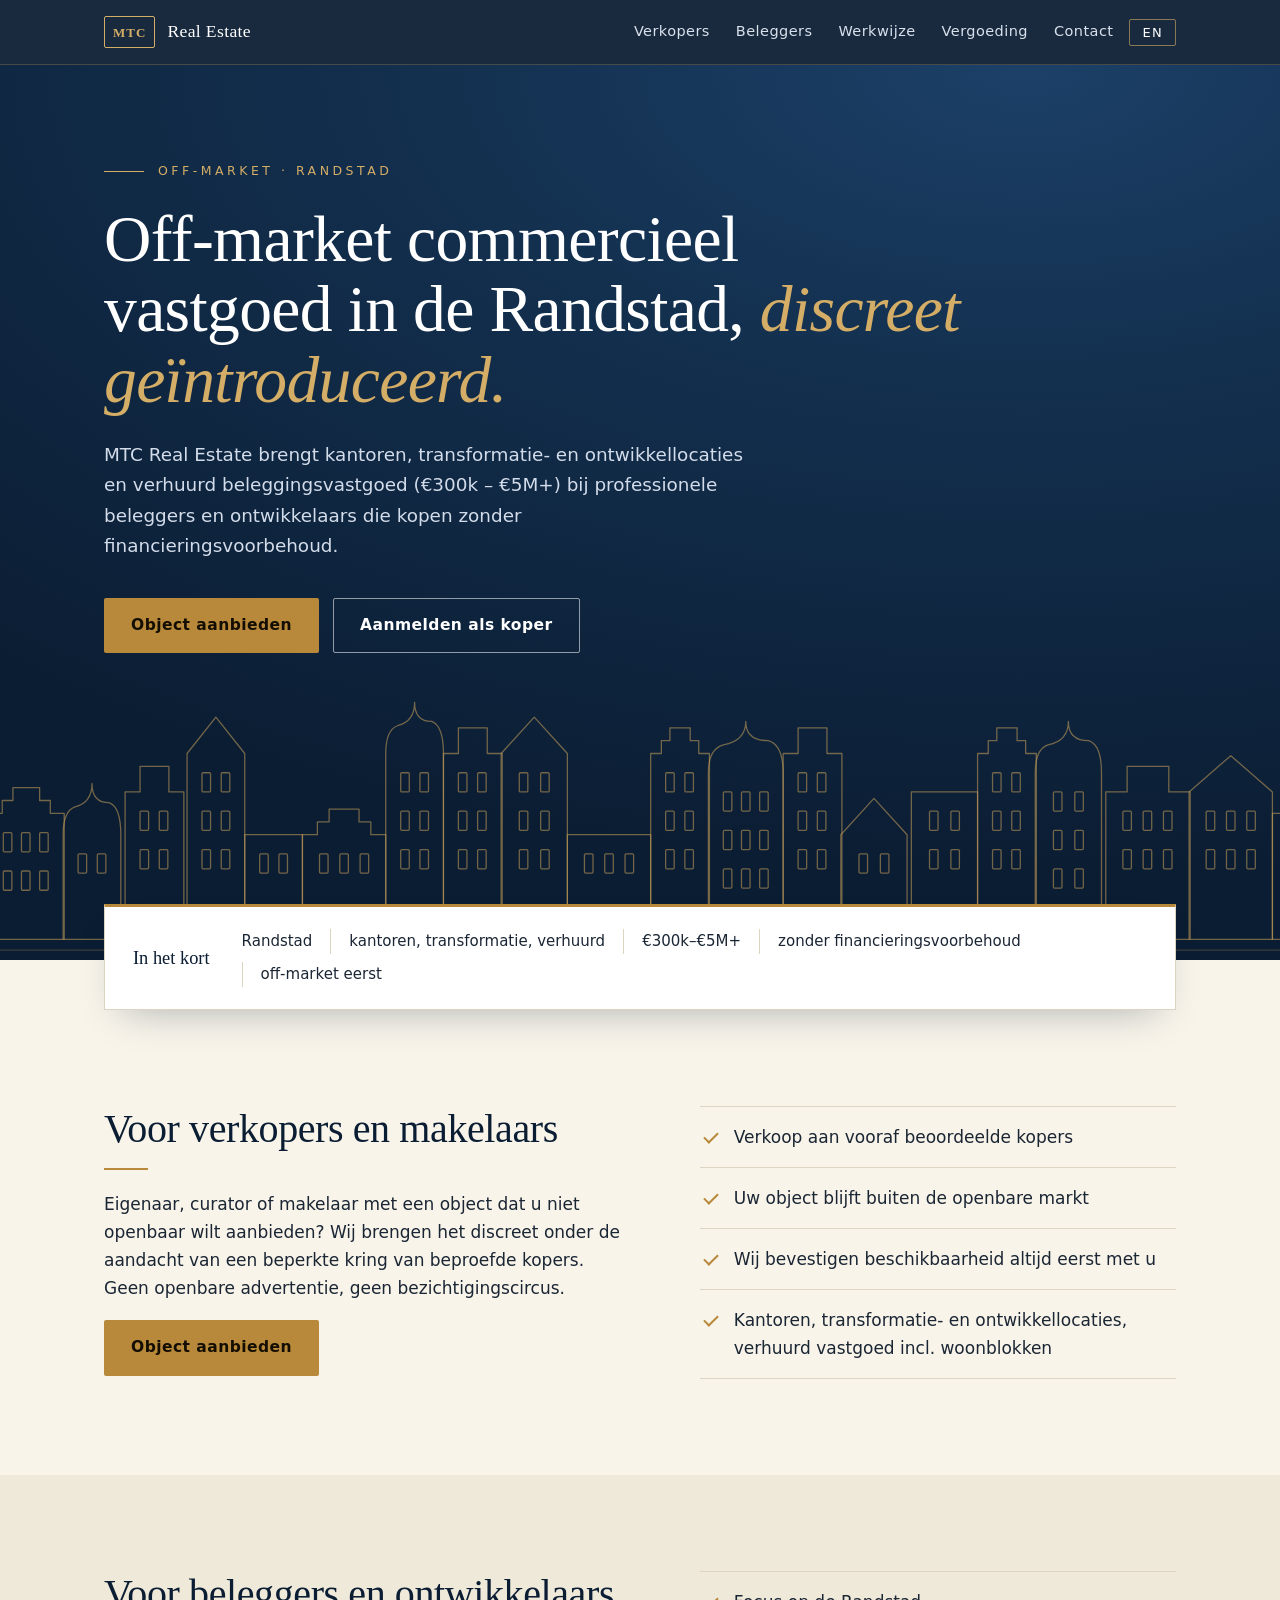
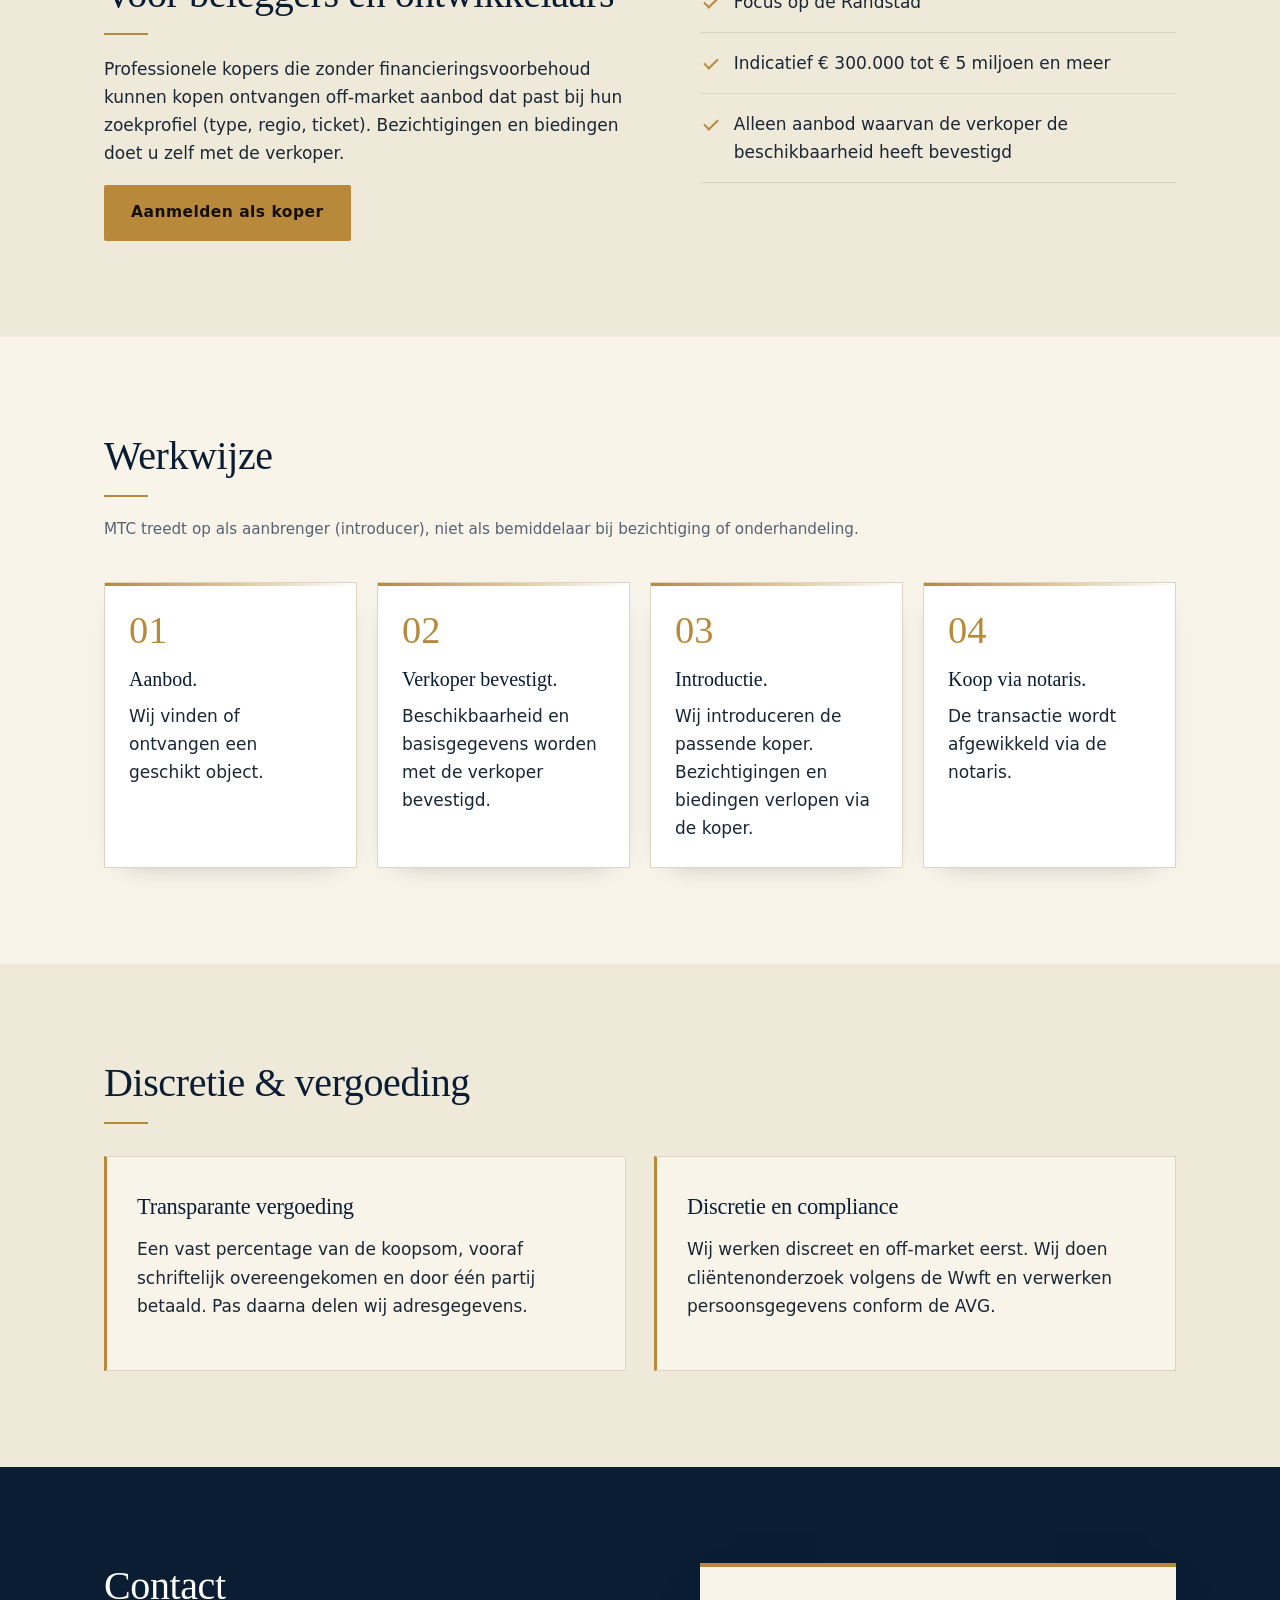
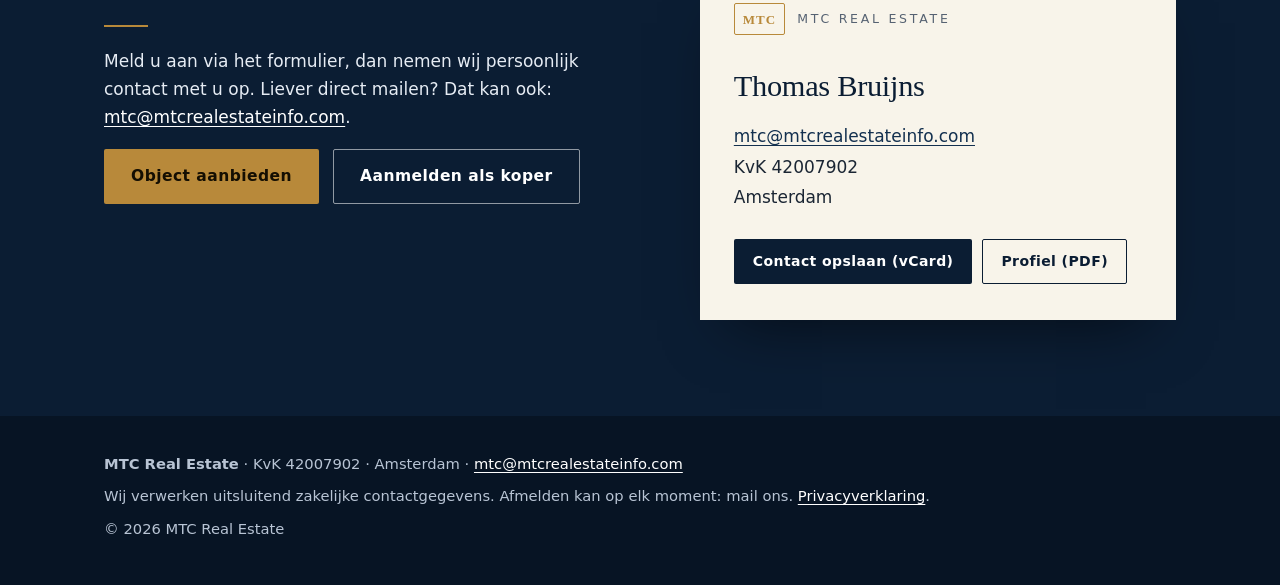
<file: index.html>
<!doctype html>
<html lang="nl" data-lang="nl">
<head>
<meta charset="utf-8">
<meta name="viewport" content="width=device-width,initial-scale=1">
<title>MTC Real Estate | Off-market commercieel vastgoed in de Randstad</title>
<meta name="description" content="MTC Real Estate brengt off-market commercieel vastgoed in de Randstad bij professionele beleggers en ontwikkelaars. Discreet, transparant, via aanbrenger.">
<meta name="theme-color" content="#0b1d33">
<link rel="icon" href="favicon.svg" type="image/svg+xml">
<link rel="canonical" href="https://mtcrealestate.nl/">
<meta property="og:type" content="website">
<meta property="og:site_name" content="MTC Real Estate">
<meta property="og:title" content="MTC Real Estate | Off-market commercieel vastgoed in de Randstad">
<meta property="og:description" content="Off-market commercieel vastgoed in de Randstad, discreet geïntroduceerd aan professionele beleggers en ontwikkelaars.">
<meta property="og:url" content="https://mtcrealestate.nl/">
<meta property="og:image" content="https://mtcrealestate.nl/og-image.png">
<meta property="og:image:width" content="1200">
<meta property="og:image:height" content="630">
<meta property="og:image:alt" content="MTC Real Estate, off-market commercieel vastgoed in de Randstad">
<meta property="og:locale" content="nl_NL">
<meta name="twitter:card" content="summary_large_image">
<link rel="stylesheet" href="styles.css">
</head>
<body>
<a class="skip" href="#main">Naar inhoud</a>
<header class="top"><div class="wrap">
<a class="brand" href="index.html" aria-label="MTC Real Estate"><span class="mono" aria-hidden="true">MTC</span><span class="bname">Real Estate</span></a>
<nav aria-label="Hoofdmenu">
<a href="#verkopers"><span lang-nl>Verkopers</span><span lang-en lang="en">Sellers</span></a>
<a href="#beleggers"><span lang-nl>Beleggers</span><span lang-en lang="en">Investors</span></a>
<a href="#werkwijze"><span lang-nl>Werkwijze</span><span lang-en lang="en">How it works</span></a>
<a href="#vergoeding"><span lang-nl>Vergoeding</span><span lang-en lang="en">Fee</span></a>
<a href="#contact">Contact</a>
</nav>
<button class="lang" id="lang" type="button" aria-label="Taal / Language">EN</button>
</div></header>
<main id="main">
<div class="hero"><div class="wrap hero-in">
<p class="eyebrow"><span lang-nl>Off-market · Randstad</span><span lang-en lang="en">Off-market · Randstad</span></p>
<h1 lang-nl>Off-market commercieel vastgoed in de Randstad, <em>discreet geïntroduceerd.</em></h1><h1 lang-en lang="en">Off-market commercial property in the Randstad, <em>introduced discreetly.</em></h1>
<p class="lead" lang-nl>MTC Real Estate brengt kantoren, transformatie- en ontwikkellocaties en verhuurd beleggingsvastgoed (€300k – €5M+) bij professionele beleggers en ontwikkelaars die kopen zonder financieringsvoorbehoud.</p><p class="lead" lang-en lang="en">MTC Real Estate brings offices, transformation and development sites and let investment property (€300k – €5M+) to professional investors and developers who buy without a financing condition.</p>
<div class="cta"><a class="btn primary" href="object-aanbieden.html"><span lang-nl>Object aanbieden</span><span lang-en lang="en">Submit a property</span></a><a class="btn ghost" href="aanmelden-koper.html"><span lang-nl>Aanmelden als koper</span><span lang-en lang="en">Register as a buyer</span></a></div>
</div>
<svg class="skyline" viewBox="0 0 1200 260" preserveAspectRatio="xMidYMax slice" fill="none" stroke="#c9a15a" stroke-opacity=".55" stroke-width="1.2" stroke-linejoin="round" aria-hidden="true" focusable="false"><path d="M0 240H1200" /><path d="M0 250H1200" stroke-opacity=".25"/><path d="M-10 240V122h13v-12h10v-12h25v12h10v12h13V240"/><rect x="4" y="140" width="8" height="18" rx="1"/><rect x="21" y="140" width="8" height="18" rx="1"/><rect x="38" y="140" width="8" height="18" rx="1"/><rect x="4" y="176" width="8" height="18" rx="1"/><rect x="21" y="176" width="8" height="18" rx="1"/><rect x="38" y="176" width="8" height="18" rx="1"/><path d="M60 240V142q0 -22 11 -26q16 -4 16 -22q0 18 16 18q11 4 11 30V240"/><rect x="74" y="160" width="8" height="18" rx="1"/><rect x="92" y="160" width="8" height="18" rx="1"/><path d="M118 240V102h14v-24h27v24h14V240"/><rect x="132" y="120" width="8" height="18" rx="1"/><rect x="150" y="120" width="8" height="18" rx="1"/><rect x="132" y="156" width="8" height="18" rx="1"/><rect x="150" y="156" width="8" height="18" rx="1"/><path d="M176 240V66l27 -34l27 34V240"/><rect x="190" y="84" width="8" height="18" rx="1"/><rect x="208" y="84" width="8" height="18" rx="1"/><rect x="190" y="120" width="8" height="18" rx="1"/><rect x="208" y="120" width="8" height="18" rx="1"/><rect x="190" y="156" width="8" height="18" rx="1"/><rect x="208" y="156" width="8" height="18" rx="1"/><path d="M230 240V142h54V240"/><rect x="244" y="160" width="8" height="18" rx="1"/><rect x="262" y="160" width="8" height="18" rx="1"/><path d="M284 240V142h14v-12h11v-12h28v12h11v12h14V240"/><rect x="300" y="160" width="8" height="18" rx="1"/><rect x="319" y="160" width="8" height="18" rx="1"/><rect x="338" y="160" width="8" height="18" rx="1"/><path d="M362 240V66q0 -22 11 -26q16 -4 16 -22q0 18 16 18q11 4 11 30V240"/><rect x="376" y="84" width="8" height="18" rx="1"/><rect x="394" y="84" width="8" height="18" rx="1"/><rect x="376" y="120" width="8" height="18" rx="1"/><rect x="394" y="120" width="8" height="18" rx="1"/><rect x="376" y="156" width="8" height="18" rx="1"/><rect x="394" y="156" width="8" height="18" rx="1"/><path d="M416 240V66h14v-24h27v24h14V240"/><rect x="430" y="84" width="8" height="18" rx="1"/><rect x="448" y="84" width="8" height="18" rx="1"/><rect x="430" y="120" width="8" height="18" rx="1"/><rect x="448" y="120" width="8" height="18" rx="1"/><rect x="430" y="156" width="8" height="18" rx="1"/><rect x="448" y="156" width="8" height="18" rx="1"/><path d="M470 240V66l31 -34l31 34V240"/><rect x="487" y="84" width="8" height="18" rx="1"/><rect x="507" y="84" width="8" height="18" rx="1"/><rect x="487" y="120" width="8" height="18" rx="1"/><rect x="507" y="120" width="8" height="18" rx="1"/><rect x="487" y="156" width="8" height="18" rx="1"/><rect x="507" y="156" width="8" height="18" rx="1"/><path d="M532 240V142h78V240"/><rect x="548" y="160" width="8" height="18" rx="1"/><rect x="567" y="160" width="8" height="18" rx="1"/><rect x="586" y="160" width="8" height="18" rx="1"/><path d="M610 240V66h10v-12h8v-12h19v12h8v12h10V240"/><rect x="624" y="84" width="8" height="18" rx="1"/><rect x="642" y="84" width="8" height="18" rx="1"/><rect x="624" y="120" width="8" height="18" rx="1"/><rect x="642" y="120" width="8" height="18" rx="1"/><rect x="624" y="156" width="8" height="18" rx="1"/><rect x="642" y="156" width="8" height="18" rx="1"/><path d="M664 240V84q0 -22 14 -26q21 -4 21 -22q0 18 21 18q14 4 14 30V240"/><rect x="678" y="102" width="8" height="18" rx="1"/><rect x="695" y="102" width="8" height="18" rx="1"/><rect x="712" y="102" width="8" height="18" rx="1"/><rect x="678" y="138" width="8" height="18" rx="1"/><rect x="695" y="138" width="8" height="18" rx="1"/><rect x="712" y="138" width="8" height="18" rx="1"/><rect x="678" y="174" width="8" height="18" rx="1"/><rect x="695" y="174" width="8" height="18" rx="1"/><rect x="712" y="174" width="8" height="18" rx="1"/><path d="M734 240V66h14v-24h27v24h14V240"/><rect x="748" y="84" width="8" height="18" rx="1"/><rect x="766" y="84" width="8" height="18" rx="1"/><rect x="748" y="120" width="8" height="18" rx="1"/><rect x="766" y="120" width="8" height="18" rx="1"/><rect x="748" y="156" width="8" height="18" rx="1"/><rect x="766" y="156" width="8" height="18" rx="1"/><path d="M788 240V142l31 -34l31 34V240"/><rect x="805" y="160" width="8" height="18" rx="1"/><rect x="825" y="160" width="8" height="18" rx="1"/><path d="M854 240V102h62V240"/><rect x="871" y="120" width="8" height="18" rx="1"/><rect x="891" y="120" width="8" height="18" rx="1"/><rect x="871" y="156" width="8" height="18" rx="1"/><rect x="891" y="156" width="8" height="18" rx="1"/><path d="M916 240V66h10v-12h8v-12h19v12h8v12h10V240"/><rect x="930" y="84" width="8" height="18" rx="1"/><rect x="948" y="84" width="8" height="18" rx="1"/><rect x="930" y="120" width="8" height="18" rx="1"/><rect x="948" y="120" width="8" height="18" rx="1"/><rect x="930" y="156" width="8" height="18" rx="1"/><rect x="948" y="156" width="8" height="18" rx="1"/><path d="M970 240V84q0 -22 12 -26q19 -4 19 -22q0 18 19 18q12 4 12 30V240"/><rect x="987" y="102" width="8" height="18" rx="1"/><rect x="1007" y="102" width="8" height="18" rx="1"/><rect x="987" y="138" width="8" height="18" rx="1"/><rect x="1007" y="138" width="8" height="18" rx="1"/><rect x="987" y="174" width="8" height="18" rx="1"/><rect x="1007" y="174" width="8" height="18" rx="1"/><path d="M1036 240V102h20v-24h39v24h20V240"/><rect x="1052" y="120" width="8" height="18" rx="1"/><rect x="1071" y="120" width="8" height="18" rx="1"/><rect x="1090" y="120" width="8" height="18" rx="1"/><rect x="1052" y="156" width="8" height="18" rx="1"/><rect x="1071" y="156" width="8" height="18" rx="1"/><rect x="1090" y="156" width="8" height="18" rx="1"/><path d="M1114 240V102l39 -34l39 34V240"/><rect x="1130" y="120" width="8" height="18" rx="1"/><rect x="1149" y="120" width="8" height="18" rx="1"/><rect x="1168" y="120" width="8" height="18" rx="1"/><rect x="1130" y="156" width="8" height="18" rx="1"/><rect x="1149" y="156" width="8" height="18" rx="1"/><rect x="1168" y="156" width="8" height="18" rx="1"/><path d="M1192 240V122h62V240"/><rect x="1209" y="140" width="8" height="18" rx="1"/><rect x="1229" y="140" width="8" height="18" rx="1"/><rect x="1209" y="176" width="8" height="18" rx="1"/><rect x="1229" y="176" width="8" height="18" rx="1"/></svg>
</div>
<div class="wrap"><div class="factbar reveal"><p class="factlabel"><span lang-nl>In het kort</span><span lang-en lang="en">At a glance</span></p><ul class="facts" aria-label="In het kort"><li lang-nl>Randstad</li><li lang-en lang="en">Randstad</li><li lang-nl>kantoren, transformatie, verhuurd</li><li lang-en lang="en">offices, transformation, let</li><li lang-nl>€300k–€5M+</li><li lang-en lang="en">€300k–€5M+</li><li lang-nl>zonder financieringsvoorbehoud</li><li lang-en lang="en">no financing condition</li><li lang-nl>off-market eerst</li><li lang-en lang="en">off-market first</li></ul></div></div>

<section id="verkopers"><div class="wrap split">
<div class="reveal"><h2 lang-nl>Voor verkopers en makelaars</h2><h2 lang-en lang="en">For sellers and brokers</h2>
<p lang-nl>Eigenaar, curator of makelaar met een object dat u niet openbaar wilt aanbieden? Wij brengen het discreet onder de aandacht van een beperkte kring van beproefde kopers. Geen openbare advertentie, geen bezichtigingscircus.</p><p lang-en lang="en">An owner, curator or broker with a property you do not want to market publicly? We bring it discreetly to a limited circle of vetted buyers. No public listing, no viewing circus.</p>
<a class="btn primary" href="object-aanbieden.html"><span lang-nl>Object aanbieden</span><span lang-en lang="en">Submit a property</span></a></div>
<div class="reveal" style="--d:100ms"><ul class="tick"><li lang-nl>Verkoop aan vooraf beoordeelde kopers</li><li lang-en lang="en">Sale to pre-vetted buyers</li><li lang-nl>Uw object blijft buiten de openbare markt</li><li lang-en lang="en">Your property stays off the public market</li><li lang-nl>Wij bevestigen beschikbaarheid altijd eerst met u</li><li lang-en lang="en">We always confirm availability with you first</li><li lang-nl>Kantoren, transformatie- en ontwikkellocaties, verhuurd vastgoed incl. woonblokken</li><li lang-en lang="en">Offices, transformation and development sites, let property incl. residential blocks</li></ul></div>
</div></section>

<section id="beleggers" class="alt"><div class="wrap split">
<div class="reveal"><h2 lang-nl>Voor beleggers en ontwikkelaars</h2><h2 lang-en lang="en">For investors and developers</h2>
<p lang-nl>Professionele kopers die zonder financieringsvoorbehoud kunnen kopen ontvangen off-market aanbod dat past bij hun zoekprofiel (type, regio, ticket). Bezichtigingen en biedingen doet u zelf met de verkoper.</p><p lang-en lang="en">Professional buyers who can purchase without a financing condition receive off-market supply that fits their buy box (type, region, ticket). Viewings and bids are handled by you directly with the seller.</p>
<a class="btn primary" href="aanmelden-koper.html"><span lang-nl>Aanmelden als koper</span><span lang-en lang="en">Register as a buyer</span></a></div>
<div class="reveal" style="--d:100ms"><ul class="tick"><li lang-nl>Focus op de Randstad</li><li lang-en lang="en">Focus on the Randstad</li><li lang-nl>Indicatief € 300.000 tot € 5 miljoen en meer</li><li lang-en lang="en">Indicatively €300,000 to €5 million and above</li><li lang-nl>Alleen aanbod waarvan de verkoper de beschikbaarheid heeft bevestigd</li><li lang-en lang="en">Only supply whose availability the seller has confirmed</li></ul></div>
</div></section>

<section id="werkwijze"><div class="wrap">
<div class="reveal"><h2 lang-nl>Werkwijze</h2><h2 lang-en lang="en">How it works</h2>
<p class="note" lang-nl>MTC treedt op als aanbrenger (introducer), niet als bemiddelaar bij bezichtiging of onderhandeling.</p><p class="note" lang-en lang="en">MTC acts as an introducer, not as an agent handling viewings or negotiations.</p></div>
<ol class="steps"><li class="reveal" style="--d:0ms"><span class="num" aria-hidden="true">01</span><p lang-nl><strong>Aanbod.</strong> Wij vinden of ontvangen een geschikt object.</p><p lang-en lang="en"><strong>Supply.</strong> We find or receive a suitable property.</p></li><li class="reveal" style="--d:90ms"><span class="num" aria-hidden="true">02</span><p lang-nl><strong>Verkoper bevestigt.</strong> Beschikbaarheid en basisgegevens worden met de verkoper bevestigd.</p><p lang-en lang="en"><strong>Seller confirms.</strong> Availability and key data are confirmed with the seller.</p></li><li class="reveal" style="--d:180ms"><span class="num" aria-hidden="true">03</span><p lang-nl><strong>Introductie.</strong> Wij introduceren de passende koper. Bezichtigingen en biedingen verlopen via de koper.</p><p lang-en lang="en"><strong>Introduction.</strong> We introduce the matching buyer. Viewings and bids are handled by the buyer.</p></li><li class="reveal" style="--d:270ms"><span class="num" aria-hidden="true">04</span><p lang-nl><strong>Koop via notaris.</strong> De transactie wordt afgewikkeld via de notaris.</p><p lang-en lang="en"><strong>Purchase via notary.</strong> The transaction is completed through the notary.</p></li></ol>
</div></section>

<section id="vergoeding" class="alt"><div class="wrap">
<div class="reveal"><h2 lang-nl>Discretie &amp; vergoeding</h2><h2 lang-en lang="en">Discretion &amp; fee</h2></div>
<div class="grid two">
<div class="card reveal"><h3 lang-nl>Transparante vergoeding</h3><h3 lang-en lang="en">Transparent fee</h3>
<p lang-nl>Een vast percentage van de koopsom, vooraf schriftelijk overeengekomen en door één partij betaald. Pas daarna delen wij adresgegevens.</p><p lang-en lang="en">A fixed percentage of the purchase price, agreed in writing up front and paid by one party only. Only then do we share addresses.</p></div>
<div class="card reveal" style="--d:100ms"><h3 lang-nl>Discretie en compliance</h3><h3 lang-en lang="en">Discretion and compliance</h3>
<p lang-nl>Wij werken discreet en off-market eerst. Wij doen cliëntenonderzoek volgens de Wwft en verwerken persoonsgegevens conform de AVG.</p><p lang-en lang="en">We work discreetly and off-market first. We carry out client due diligence under the Dutch AML act (Wwft) and process personal data in line with the GDPR (AVG).</p></div>
</div></div></section>

<section id="contact"><div class="wrap split contact">
<div class="reveal"><h2 lang-nl>Contact</h2><h2 lang-en lang="en">Contact</h2>
<p lang-nl>Meld u aan via het formulier, dan nemen wij persoonlijk contact met u op. Liever direct mailen? Dat kan ook: <a class="inl" href="mailto:mtc@mtcrealestateinfo.com">mtc@mtcrealestateinfo.com</a>.</p><p lang-en lang="en">Register through the form and we will contact you personally. Prefer to email directly? That works too: <a class="inl" href="mailto:mtc@mtcrealestateinfo.com">mtc@mtcrealestateinfo.com</a>.</p>
<div class="cta"><a class="btn primary" href="object-aanbieden.html"><span lang-nl>Object aanbieden</span><span lang-en lang="en">Submit a property</span></a><a class="btn ghost-d" href="aanmelden-koper.html"><span lang-nl>Aanmelden als koper</span><span lang-en lang="en">Register as a buyer</span></a></div></div>
<div class="bizcard reveal" style="--d:100ms">
<div class="bc-top"><span class="mono" aria-hidden="true">MTC</span><span class="bc-co">MTC Real Estate</span></div>
<p class="bc-name">Thomas Bruijns</p>
<address>
<a href="mailto:mtc@mtcrealestateinfo.com">mtc@mtcrealestateinfo.com</a><br>
KvK 42007902<br>
Amsterdam
</address>
<div class="bc-actions">
<a class="btn small" href="thomas-bruijns.vcf" download><span lang-nl>Contact opslaan (vCard)</span><span lang-en lang="en">Save contact (vCard)</span></a>
<a class="btn small ghost-d" href="MTC-Real-Estate-profiel.pdf"><span lang-nl>Profiel (PDF)</span><span lang-en lang="en">Profile (PDF)</span></a>
</div></div>
</div></section>
</main>
<footer><div class="wrap">
<p><strong>MTC Real Estate</strong> · KvK 42007902 · Amsterdam · <a href="mailto:mtc@mtcrealestateinfo.com">mtc@mtcrealestateinfo.com</a></p>
<p lang-nl>Wij verwerken uitsluitend zakelijke contactgegevens. Afmelden kan op elk moment: mail ons. <a href='privacy.html'>Privacyverklaring</a>.</p><p lang-en lang="en">We only process business contact data. Opt out at any time by emailing us. <a href='privacy.html'>Privacy statement</a>.</p>
<p>© 2026 MTC Real Estate</p>
</div></footer>
<script>
(function(){var h=document.documentElement,b=document.getElementById("lang");h.classList.add("js");
function set(l){h.setAttribute("data-lang",l);h.lang=l;b.textContent=l==="nl"?"EN":"NL";try{localStorage.setItem("l",l)}catch(e){}}
try{var s=localStorage.getItem("l");if(s)set(s)}catch(e){}
b.addEventListener("click",function(){set(h.getAttribute("data-lang")==="nl"?"en":"nl")});
var r=document.querySelectorAll(".reveal");
if(!("IntersectionObserver" in window)||matchMedia("(prefers-reduced-motion: reduce)").matches){r.forEach(function(e){e.classList.add("in")});return}
var io=new IntersectionObserver(function(es){es.forEach(function(e){if(e.isIntersecting){e.target.classList.add("in");io.unobserve(e.target)}})},{threshold:.12});
r.forEach(function(e){io.observe(e)});})();
</script>
</body></html>
</file>
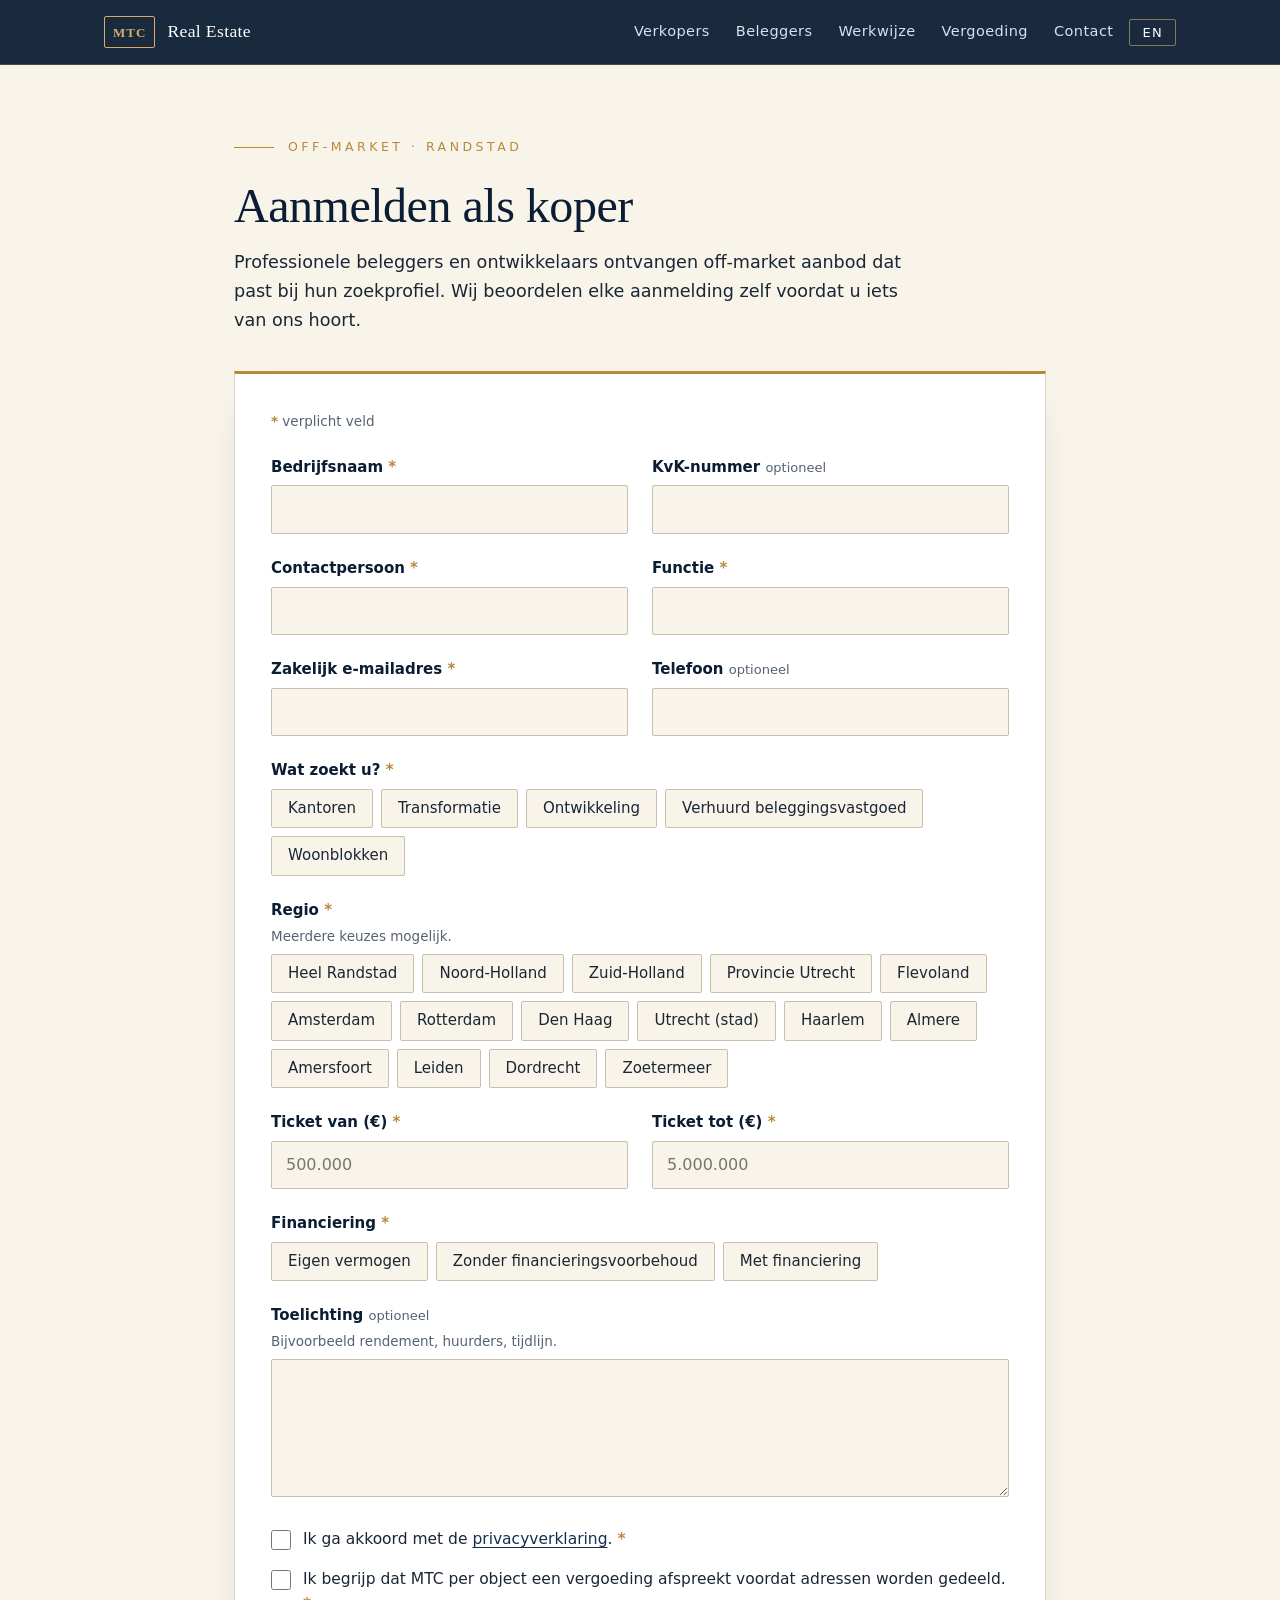
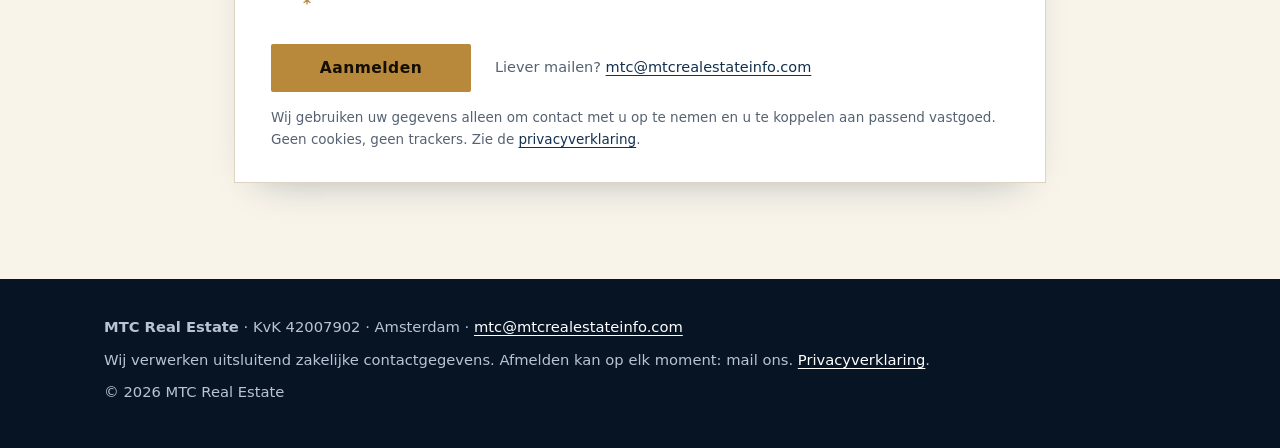
<file: aanmelden-koper.html>
<!doctype html>
<html lang="nl" data-lang="nl">
<head>
<meta charset="utf-8">
<meta name="viewport" content="width=device-width,initial-scale=1">
<meta http-equiv="Content-Security-Policy" content="default-src 'self'; script-src 'self'; style-src 'self' 'unsafe-inline'; img-src 'self' data:; connect-src https://api.hsforms.com; form-action 'self'; base-uri 'self'">
<meta name="referrer" content="strict-origin-when-cross-origin">
<title>Aanmelden als koper | MTC Real Estate</title>
<meta name="description" content="Meld u aan als professionele koper en ontvang off-market commercieel vastgoed in de Randstad dat past bij uw zoekprofiel.">
<meta name="theme-color" content="#0b1d33">
<link rel="icon" href="favicon.svg" type="image/svg+xml">
<link rel="canonical" href="https://mtcrealestate.nl/aanmelden-koper.html">
<link rel="stylesheet" href="styles.css">
</head>
<body>
<a class="skip" href="#main">Naar inhoud</a>
<header class="top"><div class="wrap">
<a class="brand" href="index.html" aria-label="MTC Real Estate"><span class="mono" aria-hidden="true">MTC</span><span class="bname">Real Estate</span></a>
<nav aria-label="Hoofdmenu">
<a href="index.html#verkopers"><span lang-nl>Verkopers</span><span lang-en lang="en">Sellers</span></a>
<a href="index.html#beleggers"><span lang-nl>Beleggers</span><span lang-en lang="en">Investors</span></a>
<a href="index.html#werkwijze"><span lang-nl>Werkwijze</span><span lang-en lang="en">How it works</span></a>
<a href="index.html#vergoeding"><span lang-nl>Vergoeding</span><span lang-en lang="en">Fee</span></a>
<a href="index.html#contact">Contact</a>
</nav>
<button class="lang" id="lang" type="button" aria-label="Taal / Language">EN</button>
</div></header>
<main id="main"><section class="formpage"><div class="wrap narrow">
<p class="eyebrow dark"><span lang-nl>Off-market · Randstad</span><span lang-en lang="en">Off-market · Randstad</span></p>
<h1><span lang-nl>Aanmelden als koper</span><span lang-en lang="en">Register as a buyer</span></h1>
<p class="lead-d"><span lang-nl>Professionele beleggers en ontwikkelaars ontvangen off-market aanbod dat past bij hun zoekprofiel. Wij beoordelen elke aanmelding zelf voordat u iets van ons hoort.</span><span lang-en lang="en">Professional investors and developers receive off-market supply that fits their buy box. We review every registration ourselves before you hear from us.</span></p>
<div class="formcard">
<form id="signup" data-kind="buyer" novalidate>
<p class="req-note"><span class="req" aria-hidden="true">*</span> <span lang-nl>verplicht veld</span><span lang-en lang="en">required field</span></p>
<div class="fgrid"><div class="field" data-field="company"><label for="company"><span lang-nl>Bedrijfsnaam</span><span lang-en lang="en">Company name</span> <span class="req" aria-hidden="true">*</span></label><input id="company" name="company" type="text" maxlength="120" autocomplete="organization" required><p class="err" role="alert" hidden></p></div><div class="field" data-field="web_kvk"><label for="web_kvk"><span lang-nl>KvK-nummer</span><span lang-en lang="en">Chamber of Commerce (KvK) number</span> <span class="opt"><span lang-nl>optioneel</span><span lang-en lang="en">optional</span></span></label><input id="web_kvk" name="web_kvk" type="text" maxlength="12" inputmode="numeric"><p class="err" role="alert" hidden></p></div></div><div class="fgrid"><div class="field" data-field="fullname"><label for="fullname"><span lang-nl>Contactpersoon</span><span lang-en lang="en">Contact name</span> <span class="req" aria-hidden="true">*</span></label><input id="fullname" name="fullname" type="text" maxlength="120" autocomplete="name" required><p class="err" role="alert" hidden></p></div><div class="field" data-field="jobtitle"><label for="jobtitle"><span lang-nl>Functie</span><span lang-en lang="en">Role</span> <span class="req" aria-hidden="true">*</span></label><input id="jobtitle" name="jobtitle" type="text" maxlength="120" autocomplete="organization-title" required><p class="err" role="alert" hidden></p></div></div><div class="fgrid"><div class="field" data-field="email"><label for="email"><span lang-nl>Zakelijk e-mailadres</span><span lang-en lang="en">Business email</span> <span class="req" aria-hidden="true">*</span></label><input id="email" name="email" type="email" maxlength="120" autocomplete="email" required><p class="err" role="alert" hidden></p></div><div class="field" data-field="phone"><label for="phone"><span lang-nl>Telefoon</span><span lang-en lang="en">Phone</span> <span class="opt"><span lang-nl>optioneel</span><span lang-en lang="en">optional</span></span></label><input id="phone" name="phone" type="tel" maxlength="25" autocomplete="tel"><p class="err" role="alert" hidden></p></div></div><fieldset class="field group" data-field="web_types" data-kind="checkbox" data-required><legend><span lang-nl>Wat zoekt u?</span><span lang-en lang="en">What are you looking for?</span> <span class="req" aria-hidden="true">*</span></legend><div class="chips "><label class="chip"><input type="checkbox" name="web_types" value="kantoren"><span><span lang-nl>Kantoren</span><span lang-en lang="en">Offices</span></span></label><label class="chip"><input type="checkbox" name="web_types" value="transformatie"><span><span lang-nl>Transformatie</span><span lang-en lang="en">Transformation</span></span></label><label class="chip"><input type="checkbox" name="web_types" value="ontwikkeling"><span><span lang-nl>Ontwikkeling</span><span lang-en lang="en">Development</span></span></label><label class="chip"><input type="checkbox" name="web_types" value="verhuurd beleggingsvastgoed"><span><span lang-nl>Verhuurd beleggingsvastgoed</span><span lang-en lang="en">Let investment property</span></span></label><label class="chip"><input type="checkbox" name="web_types" value="woonblokken"><span><span lang-nl>Woonblokken</span><span lang-en lang="en">Residential blocks</span></span></label></div><p class="err" role="alert" hidden></p></fieldset><fieldset class="field group" data-field="web_regions" data-kind="checkbox" data-required><legend><span lang-nl>Regio</span><span lang-en lang="en">Region</span> <span class="req" aria-hidden="true">*</span></legend><small class="hint"><span lang-nl>Meerdere keuzes mogelijk.</span><span lang-en lang="en">Multiple choices possible.</span></small><div class="chips "><label class="chip"><input type="checkbox" name="web_regions" value="Heel Randstad"><span><span lang-nl>Heel Randstad</span><span lang-en lang="en">Entire Randstad</span></span></label><label class="chip"><input type="checkbox" name="web_regions" value="Noord-Holland"><span>Noord-Holland</span></label><label class="chip"><input type="checkbox" name="web_regions" value="Zuid-Holland"><span>Zuid-Holland</span></label><label class="chip"><input type="checkbox" name="web_regions" value="Provincie Utrecht"><span><span lang-nl>Provincie Utrecht</span><span lang-en lang="en">Province of Utrecht</span></span></label><label class="chip"><input type="checkbox" name="web_regions" value="Flevoland"><span>Flevoland</span></label><label class="chip"><input type="checkbox" name="web_regions" value="Amsterdam"><span>Amsterdam</span></label><label class="chip"><input type="checkbox" name="web_regions" value="Rotterdam"><span>Rotterdam</span></label><label class="chip"><input type="checkbox" name="web_regions" value="Den Haag"><span>Den Haag</span></label><label class="chip"><input type="checkbox" name="web_regions" value="Utrecht (stad)"><span><span lang-nl>Utrecht (stad)</span><span lang-en lang="en">Utrecht (city)</span></span></label><label class="chip"><input type="checkbox" name="web_regions" value="Haarlem"><span>Haarlem</span></label><label class="chip"><input type="checkbox" name="web_regions" value="Almere"><span>Almere</span></label><label class="chip"><input type="checkbox" name="web_regions" value="Amersfoort"><span>Amersfoort</span></label><label class="chip"><input type="checkbox" name="web_regions" value="Leiden"><span>Leiden</span></label><label class="chip"><input type="checkbox" name="web_regions" value="Dordrecht"><span>Dordrecht</span></label><label class="chip"><input type="checkbox" name="web_regions" value="Zoetermeer"><span>Zoetermeer</span></label></div><p class="err" role="alert" hidden></p></fieldset><div class="fgrid"><div class="field" data-field="web_ticket_min"><label for="web_ticket_min"><span lang-nl>Ticket van (€)</span><span lang-en lang="en">Ticket from (€)</span> <span class="req" aria-hidden="true">*</span></label><input id="web_ticket_min" name="web_ticket_min" type="text" maxlength="14" inputmode="numeric" required placeholder="500.000"><p class="err" role="alert" hidden></p></div><div class="field" data-field="web_ticket_max"><label for="web_ticket_max"><span lang-nl>Ticket tot (€)</span><span lang-en lang="en">Ticket up to (€)</span> <span class="req" aria-hidden="true">*</span></label><input id="web_ticket_max" name="web_ticket_max" type="text" maxlength="14" inputmode="numeric" required placeholder="5.000.000"><p class="err" role="alert" hidden></p></div></div><fieldset class="field group" data-field="web_financing" data-kind="radio" data-required><legend><span lang-nl>Financiering</span><span lang-en lang="en">Financing</span> <span class="req" aria-hidden="true">*</span></legend><div class="chips "><label class="chip"><input type="radio" name="web_financing" value="eigen vermogen"><span><span lang-nl>Eigen vermogen</span><span lang-en lang="en">Equity</span></span></label><label class="chip"><input type="radio" name="web_financing" value="zonder financieringsvoorbehoud"><span><span lang-nl>Zonder financieringsvoorbehoud</span><span lang-en lang="en">No financing condition</span></span></label><label class="chip"><input type="radio" name="web_financing" value="met financiering"><span><span lang-nl>Met financiering</span><span lang-en lang="en">With financing</span></span></label></div><p class="err" role="alert" hidden></p></fieldset><div class="field" data-field="web_message"><label for="web_message"><span lang-nl>Toelichting</span><span lang-en lang="en">Notes</span> <span class="opt"><span lang-nl>optioneel</span><span lang-en lang="en">optional</span></span></label><small class="hint"><span lang-nl>Bijvoorbeeld rendement, huurders, tijdlijn.</span><span lang-en lang="en">For example yield, tenants, timeline.</span></small><textarea id="web_message" name="web_message" rows="5" maxlength="2000"></textarea><p class="err" role="alert" hidden></p></div><div class="field consent" data-field="web_consent_privacy"><label class="check"><input type="checkbox" name="web_consent_privacy" value="ja" required><span><span lang-nl>Ik ga akkoord met de <a href="privacy.html" target="_blank" rel="noopener">privacyverklaring</a>.</span><span lang-en lang="en">I agree to the <a href="privacy.html" target="_blank" rel="noopener">privacy statement</a>.</span> <span class="req" aria-hidden="true">*</span></span></label><p class="err" role="alert" hidden></p></div><div class="field consent" data-field="web_consent_fee"><label class="check"><input type="checkbox" name="web_consent_fee" value="ja" required><span><span lang-nl>Ik begrijp dat MTC per object een vergoeding afspreekt voordat adressen worden gedeeld.</span><span lang-en lang="en">I understand that MTC agrees a fee per property before addresses are shared.</span> <span class="req" aria-hidden="true">*</span></span></label><p class="err" role="alert" hidden></p></div>
<div class="hp" aria-hidden="true"><label>Website <input type="text" name="website_url" tabindex="-1" autocomplete="off"></label></div>
<p class="formerr" id="formerr" role="alert" hidden></p>
<div class="submitrow"><button class="btn primary" type="submit" id="send"><span lang-nl>Aanmelden</span><span lang-en lang="en">Register</span></button>
<span class="alt-mail"><span lang-nl>Liever mailen? <a href="mailto:mtc@mtcrealestateinfo.com?subject=Aanmelden%20als%20koper%20-%20MTC%20Real%20Estate">mtc@mtcrealestateinfo.com</a></span><span lang-en lang="en">Prefer email? <a href="mailto:mtc@mtcrealestateinfo.com?subject=Aanmelden%20als%20koper%20-%20MTC%20Real%20Estate">mtc@mtcrealestateinfo.com</a></span></span></div>
<p class="note small"><span lang-nl>Wij gebruiken uw gegevens alleen om contact met u op te nemen en u te koppelen aan passend vastgoed. Geen cookies, geen trackers. Zie de <a href="privacy.html">privacyverklaring</a>.</span><span lang-en lang="en">We only use your details to contact you and match you with suitable property. No cookies, no trackers. See the <a href="privacy.html">privacy statement</a>.</span></p>
</form>
<div class="thanks" id="thanks" tabindex="-1" role="status" hidden>
<span class="tick-big" aria-hidden="true"></span>
<h2><span lang-nl>Bedankt voor uw aanmelding</span><span lang-en lang="en">Thank you for registering</span></h2>
<p><span lang-nl>Wij hebben uw gegevens ontvangen en beoordelen ze persoonlijk. U hoort van ons zodra er passend aanbod is. Er wordt niets automatisch naar u verstuurd.</span><span lang-en lang="en">We have received your details and review them personally. You will hear from us when suitable supply comes up. Nothing is sent to you automatically.</span></p>
<p><a class="btn small ghost-d" href="index.html"><span lang-nl>Terug naar home</span><span lang-en lang="en">Back to home</span></a></p>
</div>
</div>
</div></section></main>
<footer><div class="wrap">
<p><strong>MTC Real Estate</strong> · KvK 42007902 · Amsterdam · <a href="mailto:mtc@mtcrealestateinfo.com">mtc@mtcrealestateinfo.com</a></p>
<p lang-nl>Wij verwerken uitsluitend zakelijke contactgegevens. Afmelden kan op elk moment: mail ons. <a href='privacy.html'>Privacyverklaring</a>.</p><p lang-en lang="en">We only process business contact data. Opt out at any time by emailing us. <a href='privacy.html'>Privacy statement</a>.</p>
<p>© 2026 MTC Real Estate</p>
</div></footer>
<script src="site.js"></script>
<script src="forms.js"></script>
</body></html>
</file>
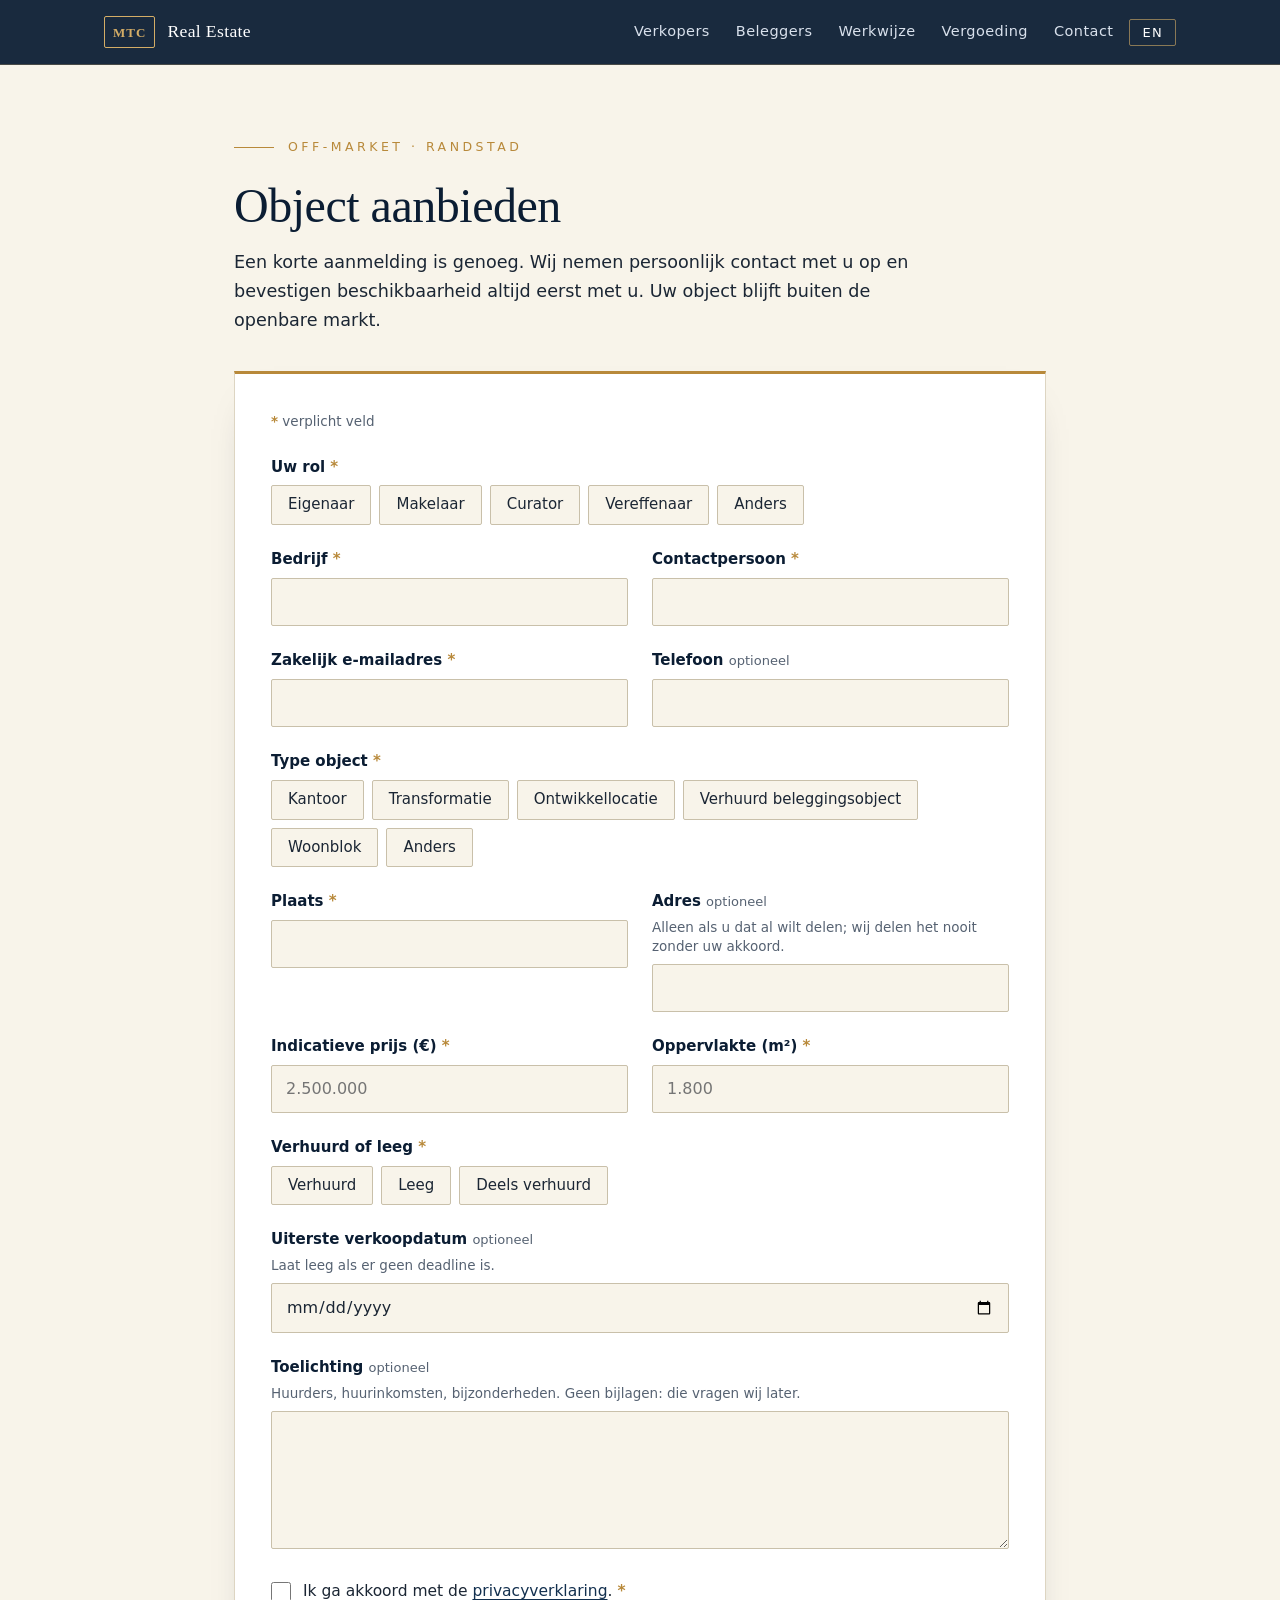
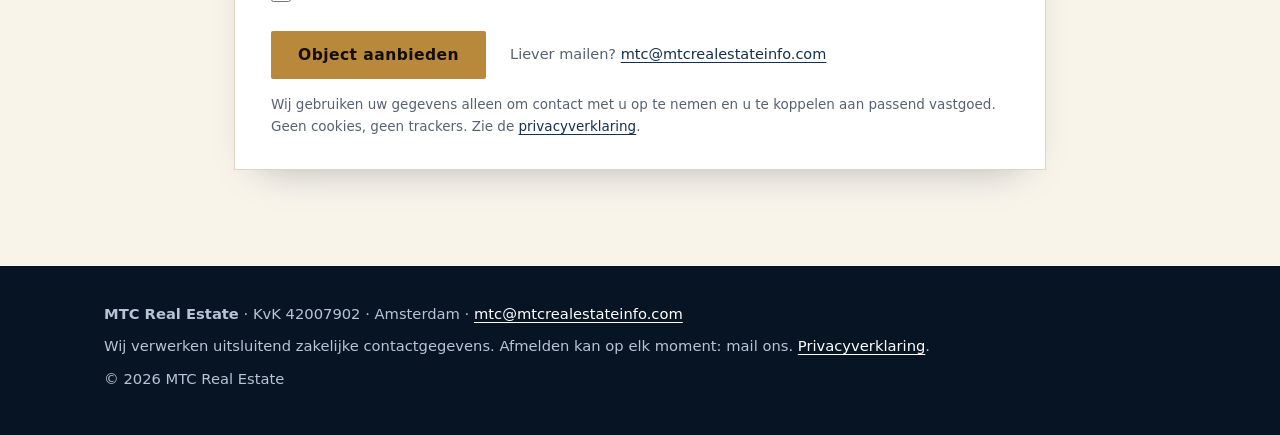
<file: object-aanbieden.html>
<!doctype html>
<html lang="nl" data-lang="nl">
<head>
<meta charset="utf-8">
<meta name="viewport" content="width=device-width,initial-scale=1">
<meta http-equiv="Content-Security-Policy" content="default-src 'self'; script-src 'self'; style-src 'self' 'unsafe-inline'; img-src 'self' data:; connect-src https://api.hsforms.com; form-action 'self'; base-uri 'self'">
<meta name="referrer" content="strict-origin-when-cross-origin">
<title>Object aanbieden | MTC Real Estate</title>
<meta name="description" content="Biedt uw commercieel vastgoed discreet en off-market aan bij een beperkte kring van beproefde kopers.">
<meta name="theme-color" content="#0b1d33">
<link rel="icon" href="favicon.svg" type="image/svg+xml">
<link rel="canonical" href="https://mtcrealestate.nl/object-aanbieden.html">
<link rel="stylesheet" href="styles.css">
</head>
<body>
<a class="skip" href="#main">Naar inhoud</a>
<header class="top"><div class="wrap">
<a class="brand" href="index.html" aria-label="MTC Real Estate"><span class="mono" aria-hidden="true">MTC</span><span class="bname">Real Estate</span></a>
<nav aria-label="Hoofdmenu">
<a href="index.html#verkopers"><span lang-nl>Verkopers</span><span lang-en lang="en">Sellers</span></a>
<a href="index.html#beleggers"><span lang-nl>Beleggers</span><span lang-en lang="en">Investors</span></a>
<a href="index.html#werkwijze"><span lang-nl>Werkwijze</span><span lang-en lang="en">How it works</span></a>
<a href="index.html#vergoeding"><span lang-nl>Vergoeding</span><span lang-en lang="en">Fee</span></a>
<a href="index.html#contact">Contact</a>
</nav>
<button class="lang" id="lang" type="button" aria-label="Taal / Language">EN</button>
</div></header>
<main id="main"><section class="formpage"><div class="wrap narrow">
<p class="eyebrow dark"><span lang-nl>Off-market · Randstad</span><span lang-en lang="en">Off-market · Randstad</span></p>
<h1><span lang-nl>Object aanbieden</span><span lang-en lang="en">Submit a property</span></h1>
<p class="lead-d"><span lang-nl>Een korte aanmelding is genoeg. Wij nemen persoonlijk contact met u op en bevestigen beschikbaarheid altijd eerst met u. Uw object blijft buiten de openbare markt.</span><span lang-en lang="en">A short submission is enough. We contact you personally and always confirm availability with you first. Your property stays off the public market.</span></p>
<div class="formcard">
<form id="signup" data-kind="seller" novalidate>
<p class="req-note"><span class="req" aria-hidden="true">*</span> <span lang-nl>verplicht veld</span><span lang-en lang="en">required field</span></p>
<fieldset class="field group" data-field="web_seller_role" data-kind="radio" data-required><legend><span lang-nl>Uw rol</span><span lang-en lang="en">Your role</span> <span class="req" aria-hidden="true">*</span></legend><div class="chips "><label class="chip"><input type="radio" name="web_seller_role" value="eigenaar"><span><span lang-nl>Eigenaar</span><span lang-en lang="en">Owner</span></span></label><label class="chip"><input type="radio" name="web_seller_role" value="makelaar"><span><span lang-nl>Makelaar</span><span lang-en lang="en">Broker</span></span></label><label class="chip"><input type="radio" name="web_seller_role" value="curator"><span>Curator</span></label><label class="chip"><input type="radio" name="web_seller_role" value="vereffenaar"><span><span lang-nl>Vereffenaar</span><span lang-en lang="en">Liquidator</span></span></label><label class="chip"><input type="radio" name="web_seller_role" value="anders"><span><span lang-nl>Anders</span><span lang-en lang="en">Other</span></span></label></div><p class="err" role="alert" hidden></p></fieldset><div class="fgrid"><div class="field" data-field="company"><label for="company"><span lang-nl>Bedrijf</span><span lang-en lang="en">Company</span> <span class="req" aria-hidden="true">*</span></label><input id="company" name="company" type="text" maxlength="120" autocomplete="organization" required><p class="err" role="alert" hidden></p></div><div class="field" data-field="fullname"><label for="fullname"><span lang-nl>Contactpersoon</span><span lang-en lang="en">Contact name</span> <span class="req" aria-hidden="true">*</span></label><input id="fullname" name="fullname" type="text" maxlength="120" autocomplete="name" required><p class="err" role="alert" hidden></p></div></div><div class="fgrid"><div class="field" data-field="email"><label for="email"><span lang-nl>Zakelijk e-mailadres</span><span lang-en lang="en">Business email</span> <span class="req" aria-hidden="true">*</span></label><input id="email" name="email" type="email" maxlength="120" autocomplete="email" required><p class="err" role="alert" hidden></p></div><div class="field" data-field="phone"><label for="phone"><span lang-nl>Telefoon</span><span lang-en lang="en">Phone</span> <span class="opt"><span lang-nl>optioneel</span><span lang-en lang="en">optional</span></span></label><input id="phone" name="phone" type="tel" maxlength="25" autocomplete="tel"><p class="err" role="alert" hidden></p></div></div><fieldset class="field group" data-field="web_object_type" data-kind="radio" data-required><legend><span lang-nl>Type object</span><span lang-en lang="en">Property type</span> <span class="req" aria-hidden="true">*</span></legend><div class="chips "><label class="chip"><input type="radio" name="web_object_type" value="kantoor"><span><span lang-nl>Kantoor</span><span lang-en lang="en">Office</span></span></label><label class="chip"><input type="radio" name="web_object_type" value="transformatie"><span><span lang-nl>Transformatie</span><span lang-en lang="en">Transformation</span></span></label><label class="chip"><input type="radio" name="web_object_type" value="ontwikkellocatie"><span><span lang-nl>Ontwikkellocatie</span><span lang-en lang="en">Development site</span></span></label><label class="chip"><input type="radio" name="web_object_type" value="verhuurd beleggingsobject"><span><span lang-nl>Verhuurd beleggingsobject</span><span lang-en lang="en">Let investment property</span></span></label><label class="chip"><input type="radio" name="web_object_type" value="woonblok"><span><span lang-nl>Woonblok</span><span lang-en lang="en">Residential block</span></span></label><label class="chip"><input type="radio" name="web_object_type" value="anders"><span><span lang-nl>Anders</span><span lang-en lang="en">Other</span></span></label></div><p class="err" role="alert" hidden></p></fieldset><div class="fgrid"><div class="field" data-field="web_city"><label for="web_city"><span lang-nl>Plaats</span><span lang-en lang="en">City</span> <span class="req" aria-hidden="true">*</span></label><input id="web_city" name="web_city" type="text" maxlength="60" autocomplete="address-level2" required><p class="err" role="alert" hidden></p></div><div class="field" data-field="web_address"><label for="web_address"><span lang-nl>Adres</span><span lang-en lang="en">Address</span> <span class="opt"><span lang-nl>optioneel</span><span lang-en lang="en">optional</span></span></label><small class="hint"><span lang-nl>Alleen als u dat al wilt delen; wij delen het nooit zonder uw akkoord.</span><span lang-en lang="en">Only if you want to share it now; we never share it without your consent.</span></small><input id="web_address" name="web_address" type="text" maxlength="120" autocomplete="street-address"><p class="err" role="alert" hidden></p></div></div><div class="fgrid"><div class="field" data-field="web_price"><label for="web_price"><span lang-nl>Indicatieve prijs (€)</span><span lang-en lang="en">Indicative price (€)</span> <span class="req" aria-hidden="true">*</span></label><input id="web_price" name="web_price" type="text" maxlength="14" inputmode="numeric" required placeholder="2.500.000"><p class="err" role="alert" hidden></p></div><div class="field" data-field="web_m2"><label for="web_m2"><span lang-nl>Oppervlakte (m²)</span><span lang-en lang="en">Floor area (m²)</span> <span class="req" aria-hidden="true">*</span></label><input id="web_m2" name="web_m2" type="text" maxlength="9" inputmode="numeric" required placeholder="1.800"><p class="err" role="alert" hidden></p></div></div><fieldset class="field group" data-field="web_occupancy" data-kind="radio" data-required><legend><span lang-nl>Verhuurd of leeg</span><span lang-en lang="en">Let or vacant</span> <span class="req" aria-hidden="true">*</span></legend><div class="chips "><label class="chip"><input type="radio" name="web_occupancy" value="verhuurd"><span><span lang-nl>Verhuurd</span><span lang-en lang="en">Let</span></span></label><label class="chip"><input type="radio" name="web_occupancy" value="leeg"><span><span lang-nl>Leeg</span><span lang-en lang="en">Vacant</span></span></label><label class="chip"><input type="radio" name="web_occupancy" value="deels verhuurd"><span><span lang-nl>Deels verhuurd</span><span lang-en lang="en">Partly let</span></span></label></div><p class="err" role="alert" hidden></p></fieldset><div class="field" data-field="web_deadline"><label for="web_deadline"><span lang-nl>Uiterste verkoopdatum</span><span lang-en lang="en">Sale deadline</span> <span class="opt"><span lang-nl>optioneel</span><span lang-en lang="en">optional</span></span></label><small class="hint"><span lang-nl>Laat leeg als er geen deadline is.</span><span lang-en lang="en">Leave empty if there is no deadline.</span></small><input id="web_deadline" name="web_deadline" type="date"><p class="err" role="alert" hidden></p></div><div class="field" data-field="web_message"><label for="web_message"><span lang-nl>Toelichting</span><span lang-en lang="en">Notes</span> <span class="opt"><span lang-nl>optioneel</span><span lang-en lang="en">optional</span></span></label><small class="hint"><span lang-nl>Huurders, huurinkomsten, bijzonderheden. Geen bijlagen: die vragen wij later.</span><span lang-en lang="en">Tenants, rent, specifics. No attachments: we ask for those later.</span></small><textarea id="web_message" name="web_message" rows="5" maxlength="2000"></textarea><p class="err" role="alert" hidden></p></div><div class="field consent" data-field="web_consent_privacy"><label class="check"><input type="checkbox" name="web_consent_privacy" value="ja" required><span><span lang-nl>Ik ga akkoord met de <a href="privacy.html" target="_blank" rel="noopener">privacyverklaring</a>.</span><span lang-en lang="en">I agree to the <a href="privacy.html" target="_blank" rel="noopener">privacy statement</a>.</span> <span class="req" aria-hidden="true">*</span></span></label><p class="err" role="alert" hidden></p></div>
<div class="hp" aria-hidden="true"><label>Website <input type="text" name="website_url" tabindex="-1" autocomplete="off"></label></div>
<p class="formerr" id="formerr" role="alert" hidden></p>
<div class="submitrow"><button class="btn primary" type="submit" id="send"><span lang-nl>Object aanbieden</span><span lang-en lang="en">Submit property</span></button>
<span class="alt-mail"><span lang-nl>Liever mailen? <a href="mailto:mtc@mtcrealestateinfo.com?subject=Object%20aanbieden%20-%20MTC%20Real%20Estate">mtc@mtcrealestateinfo.com</a></span><span lang-en lang="en">Prefer email? <a href="mailto:mtc@mtcrealestateinfo.com?subject=Object%20aanbieden%20-%20MTC%20Real%20Estate">mtc@mtcrealestateinfo.com</a></span></span></div>
<p class="note small"><span lang-nl>Wij gebruiken uw gegevens alleen om contact met u op te nemen en u te koppelen aan passend vastgoed. Geen cookies, geen trackers. Zie de <a href="privacy.html">privacyverklaring</a>.</span><span lang-en lang="en">We only use your details to contact you and match you with suitable property. No cookies, no trackers. See the <a href="privacy.html">privacy statement</a>.</span></p>
</form>
<div class="thanks" id="thanks" tabindex="-1" role="status" hidden>
<span class="tick-big" aria-hidden="true"></span>
<h2><span lang-nl>Bedankt voor uw aanbod</span><span lang-en lang="en">Thank you for your submission</span></h2>
<p><span lang-nl>Wij hebben uw gegevens ontvangen en nemen persoonlijk contact met u op. Adresgegevens delen wij nooit zonder uw akkoord.</span><span lang-en lang="en">We have received your details and will contact you personally. We never share address details without your consent.</span></p>
<p><a class="btn small ghost-d" href="index.html"><span lang-nl>Terug naar home</span><span lang-en lang="en">Back to home</span></a></p>
</div>
</div>
</div></section></main>
<footer><div class="wrap">
<p><strong>MTC Real Estate</strong> · KvK 42007902 · Amsterdam · <a href="mailto:mtc@mtcrealestateinfo.com">mtc@mtcrealestateinfo.com</a></p>
<p lang-nl>Wij verwerken uitsluitend zakelijke contactgegevens. Afmelden kan op elk moment: mail ons. <a href='privacy.html'>Privacyverklaring</a>.</p><p lang-en lang="en">We only process business contact data. Opt out at any time by emailing us. <a href='privacy.html'>Privacy statement</a>.</p>
<p>© 2026 MTC Real Estate</p>
</div></footer>
<script src="site.js"></script>
<script src="forms.js"></script>
</body></html>
</file>
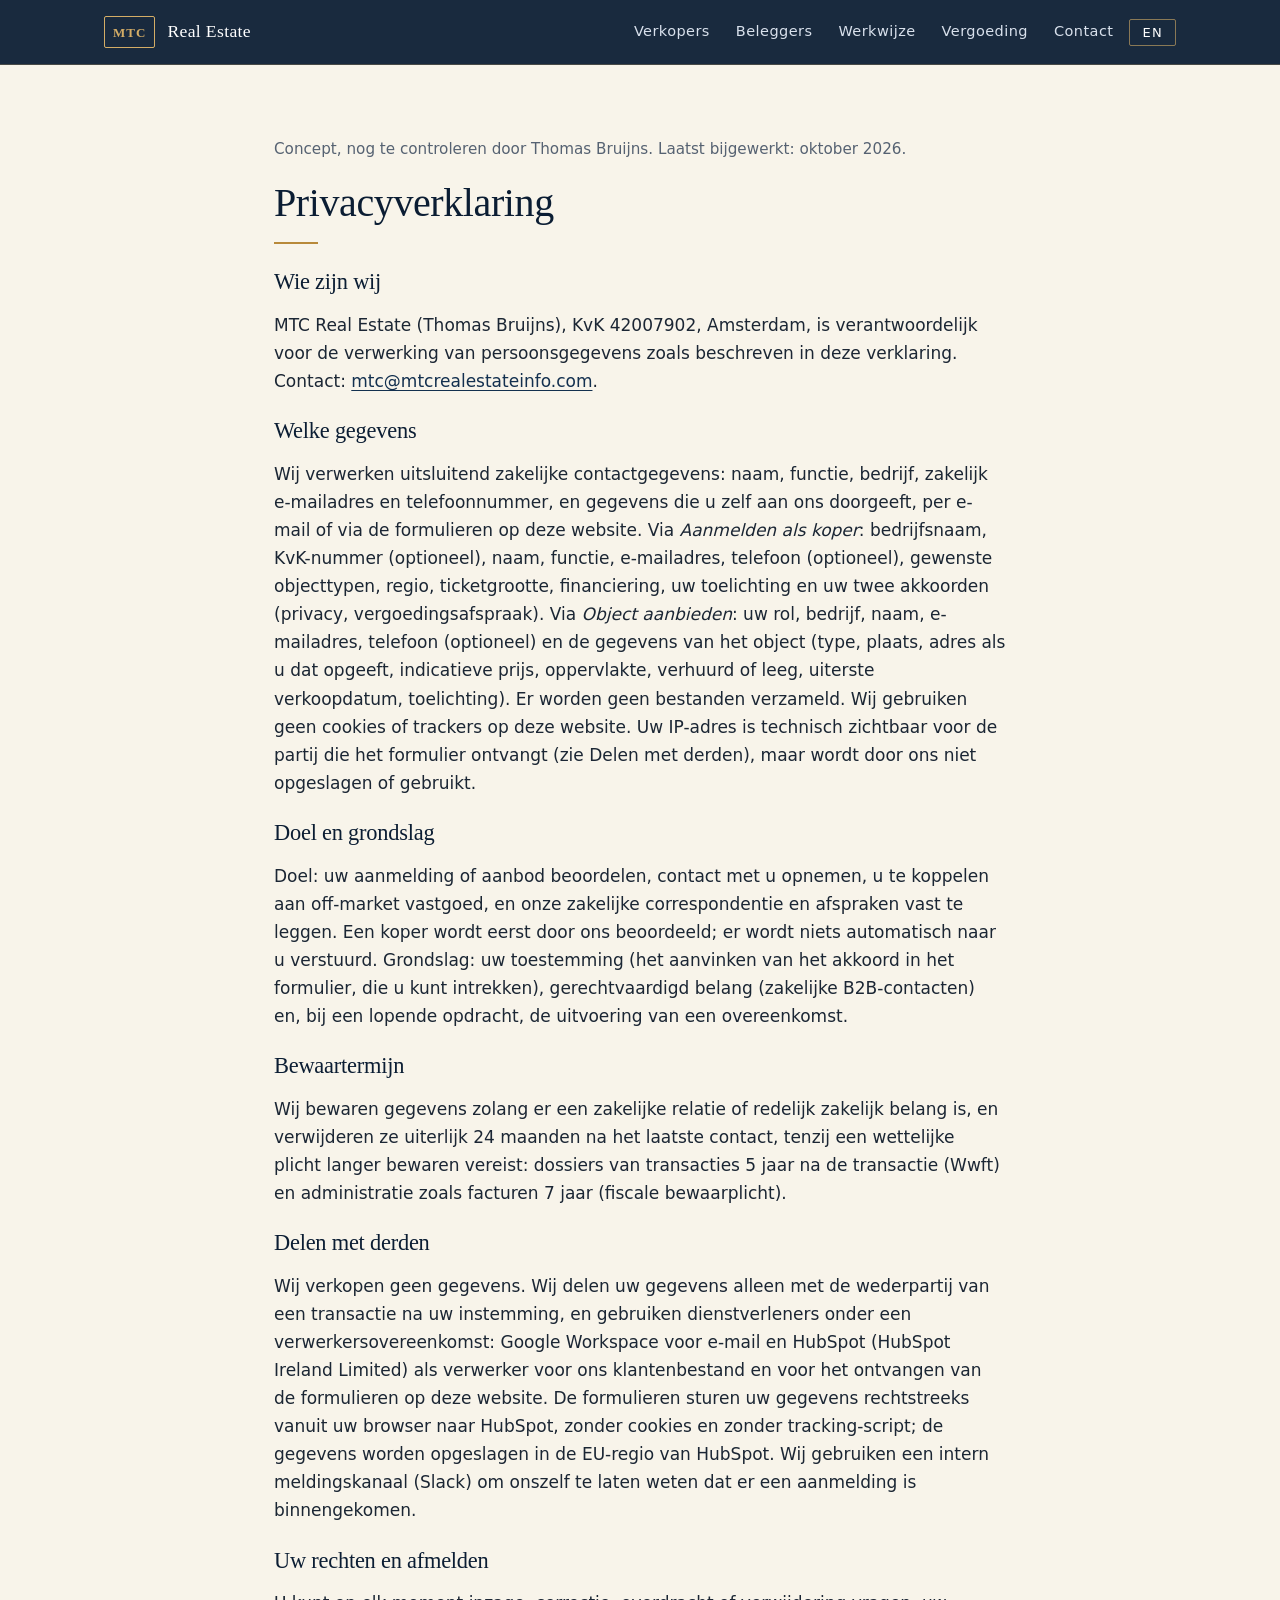
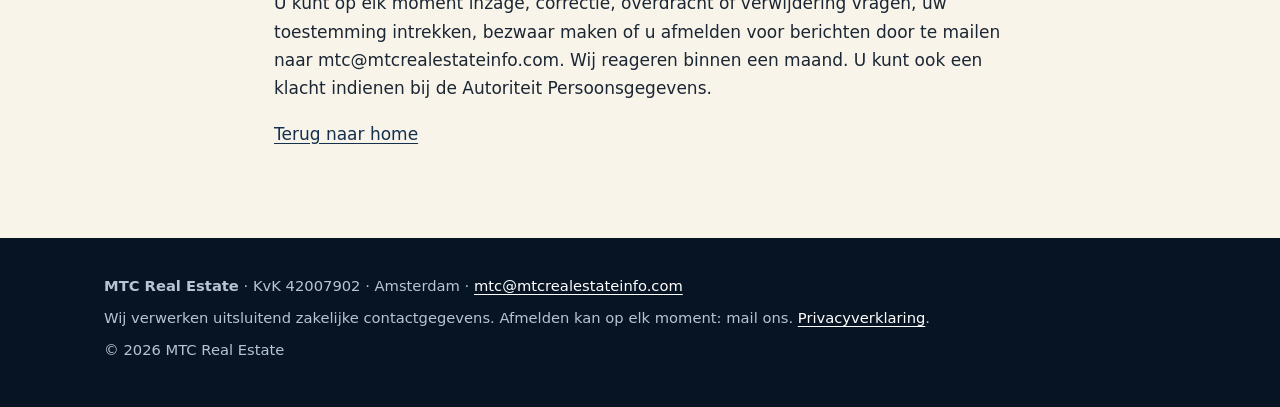
<file: privacy.html>
<!doctype html>
<html lang="nl" data-lang="nl">
<head>
<meta charset="utf-8">
<meta name="viewport" content="width=device-width,initial-scale=1">
<title>Privacyverklaring | MTC Real Estate</title>
<meta name="description" content="Privacyverklaring van MTC Real Estate">
<meta name="theme-color" content="#0b1d33">
<link rel="icon" href="favicon.svg" type="image/svg+xml">
<link rel="stylesheet" href="styles.css">
</head>
<body>
<a class="skip" href="#main">Naar inhoud</a>
<header class="top"><div class="wrap">
<a class="brand" href="index.html" aria-label="MTC Real Estate"><span class="mono" aria-hidden="true">MTC</span><span class="bname">Real Estate</span></a>
<nav aria-label="Hoofdmenu">
<a href="index.html#verkopers"><span lang-nl>Verkopers</span><span lang-en lang="en">Sellers</span></a>
<a href="index.html#beleggers"><span lang-nl>Beleggers</span><span lang-en lang="en">Investors</span></a>
<a href="index.html#werkwijze"><span lang-nl>Werkwijze</span><span lang-en lang="en">How it works</span></a>
<a href="index.html#vergoeding"><span lang-nl>Vergoeding</span><span lang-en lang="en">Fee</span></a>
<a href="index.html#contact">Contact</a>
</nav>
<button class="lang" id="lang" type="button" aria-label="Taal / Language">EN</button>
</div></header>
<main id="main"><section class="legal"><div class="wrap">
<p class="note" lang-nl>Concept, nog te controleren door Thomas Bruijns. Laatst bijgewerkt: oktober 2026.</p>
<p class="note" lang-en lang="en">Draft, to be reviewed by Thomas Bruijns. Last updated: October 2026. The Dutch text is leading.</p>
<h2 lang-nl>Privacyverklaring</h2><h2 lang-en lang="en">Privacy statement</h2>
<h3 lang-nl>Wie zijn wij</h3><h3 lang-en lang="en">Who we are</h3>
<p lang-nl>MTC Real Estate (Thomas Bruijns), KvK 42007902, Amsterdam, is verantwoordelijk voor de verwerking van persoonsgegevens zoals beschreven in deze verklaring. Contact: <a href='mailto:mtc@mtcrealestateinfo.com'>mtc@mtcrealestateinfo.com</a>.</p><p lang-en lang="en">MTC Real Estate (Thomas Bruijns), KvK 42007902, Amsterdam, <span class='ph'>[address]</span>, is the controller for the processing described here. Contact: <a href='mailto:mtc@mtcrealestateinfo.com'>mtc@mtcrealestateinfo.com</a>.</p>
<h3 lang-nl>Welke gegevens</h3><h3 lang-en lang="en">Which data</h3>
<p lang-nl>Wij verwerken uitsluitend zakelijke contactgegevens: naam, functie, bedrijf, zakelijk e-mailadres en telefoonnummer, en gegevens die u zelf aan ons doorgeeft, per e-mail of via de formulieren op deze website. Via <em>Aanmelden als koper</em>: bedrijfsnaam, KvK-nummer (optioneel), naam, functie, e-mailadres, telefoon (optioneel), gewenste objecttypen, regio, ticketgrootte, financiering, uw toelichting en uw twee akkoorden (privacy, vergoedingsafspraak). Via <em>Object aanbieden</em>: uw rol, bedrijf, naam, e-mailadres, telefoon (optioneel) en de gegevens van het object (type, plaats, adres als u dat opgeeft, indicatieve prijs, oppervlakte, verhuurd of leeg, uiterste verkoopdatum, toelichting). Er worden geen bestanden verzameld. Wij gebruiken geen cookies of trackers op deze website. Uw IP-adres is technisch zichtbaar voor de partij die het formulier ontvangt (zie Delen met derden), maar wordt door ons niet opgeslagen of gebruikt.</p><p lang-en lang="en">We only process business contact data: name, role, company, business email and phone number, plus information you give us yourself, by email or through the forms on this website. <em>Register as a buyer</em>: company name, KvK number (optional), name, role, email, phone (optional), property types wanted, region, ticket size, financing, your notes and your two consents (privacy, fee arrangement). <em>Submit a property</em>: your role, company, name, email, phone (optional) and the property details (type, city, address if you give it, indicative price, floor area, let or vacant, sale deadline, notes). No files are collected. This website uses no cookies or trackers. Your IP address is technically visible to the party that receives the form (see Sharing) but is not stored or used by us.</p>
<h3 lang-nl>Doel en grondslag</h3><h3 lang-en lang="en">Purpose and legal basis</h3>
<p lang-nl>Doel: uw aanmelding of aanbod beoordelen, contact met u opnemen, u te koppelen aan off-market vastgoed, en onze zakelijke correspondentie en afspraken vast te leggen. Een koper wordt eerst door ons beoordeeld; er wordt niets automatisch naar u verstuurd. Grondslag: uw toestemming (het aanvinken van het akkoord in het formulier, die u kunt intrekken), gerechtvaardigd belang (zakelijke B2B-contacten) en, bij een lopende opdracht, de uitvoering van een overeenkomst.</p><p lang-en lang="en">Purpose: to assess your registration or offer, contact you, match you with off-market property, and keep records of business correspondence and agreements. A buyer is first reviewed by us; nothing is sent to you automatically. Basis: your consent (ticking the consent box in the form, which you can withdraw), legitimate interest (B2B contacts) and, for an ongoing engagement, performance of an agreement.</p>
<h3 lang-nl>Bewaartermijn</h3><h3 lang-en lang="en">Retention</h3>
<p lang-nl>Wij bewaren gegevens zolang er een zakelijke relatie of redelijk zakelijk belang is, en verwijderen ze uiterlijk 24 maanden na het laatste contact, tenzij een wettelijke plicht langer bewaren vereist: dossiers van transacties 5 jaar na de transactie (Wwft) en administratie zoals facturen 7 jaar (fiscale bewaarplicht).</p><p lang-en lang="en">We keep data while a business relationship or reasonable business interest exists, and delete it at the latest 24 months after the last contact, unless the law requires longer: transaction files 5 years after the transaction (Wwft) and accounting records such as invoices 7 years (tax rules).</p>
<h3 lang-nl>Delen met derden</h3><h3 lang-en lang="en">Sharing</h3>
<p lang-nl>Wij verkopen geen gegevens. Wij delen uw gegevens alleen met de wederpartij van een transactie na uw instemming, en gebruiken dienstverleners onder een verwerkersovereenkomst: Google Workspace voor e-mail en HubSpot (HubSpot Ireland Limited) als verwerker voor ons klantenbestand en voor het ontvangen van de formulieren op deze website. De formulieren sturen uw gegevens rechtstreeks vanuit uw browser naar HubSpot, zonder cookies en zonder tracking-script; de gegevens worden opgeslagen in de EU-regio van HubSpot. Wij gebruiken een intern meldingskanaal (Slack) om onszelf te laten weten dat er een aanmelding is binnengekomen.</p><p lang-en lang="en">We do not sell data. We share your details with the counterparty of a transaction only with your agreement, and use service providers under a processing agreement: Google Workspace for email and HubSpot (HubSpot Ireland Limited) as processor for our contact records and for receiving the forms on this website. The forms send your data directly from your browser to HubSpot, without cookies and without a tracking script; the data is stored in HubSpot's EU region. We use an internal notification channel (Slack) to tell ourselves that a submission has arrived.</p>
<h3 lang-nl>Uw rechten en afmelden</h3><h3 lang-en lang="en">Your rights and opting out</h3>
<p lang-nl>U kunt op elk moment inzage, correctie, overdracht of verwijdering vragen, uw toestemming intrekken, bezwaar maken of u afmelden voor berichten door te mailen naar mtc@mtcrealestateinfo.com. Wij reageren binnen een maand. U kunt ook een klacht indienen bij de Autoriteit Persoonsgegevens.</p><p lang-en lang="en">You may request access, correction, portability or deletion, withdraw your consent, object, or opt out of messages at any time by emailing mtc@mtcrealestateinfo.com. We respond within one month. You may also complain to the Dutch Data Protection Authority (Autoriteit Persoonsgegevens).</p>
<p><a href="index.html"><span lang-nl>Terug naar home</span><span lang-en lang="en">Back to home</span></a></p>
</div></section></main>
<footer><div class="wrap">
<p><strong>MTC Real Estate</strong> · KvK 42007902 · Amsterdam · <a href="mailto:mtc@mtcrealestateinfo.com">mtc@mtcrealestateinfo.com</a></p>
<p lang-nl>Wij verwerken uitsluitend zakelijke contactgegevens. Afmelden kan op elk moment: mail ons. <a href='privacy.html'>Privacyverklaring</a>.</p><p lang-en lang="en">We only process business contact data. Opt out at any time by emailing us. <a href='privacy.html'>Privacy statement</a>.</p>
<p>© 2026 MTC Real Estate</p>
</div></footer>
<script>
(function(){var h=document.documentElement,b=document.getElementById("lang");h.classList.add("js");
function set(l){h.setAttribute("data-lang",l);h.lang=l;b.textContent=l==="nl"?"EN":"NL";try{localStorage.setItem("l",l)}catch(e){}}
try{var s=localStorage.getItem("l");if(s)set(s)}catch(e){}
b.addEventListener("click",function(){set(h.getAttribute("data-lang")==="nl"?"en":"nl")});
var r=document.querySelectorAll(".reveal");
if(!("IntersectionObserver" in window)||matchMedia("(prefers-reduced-motion: reduce)").matches){r.forEach(function(e){e.classList.add("in")});return}
var io=new IntersectionObserver(function(es){es.forEach(function(e){if(e.isIntersecting){e.target.classList.add("in");io.unobserve(e.target)}})},{threshold:.12});
r.forEach(function(e){io.observe(e)});})();
</script>
</body></html>
</file>
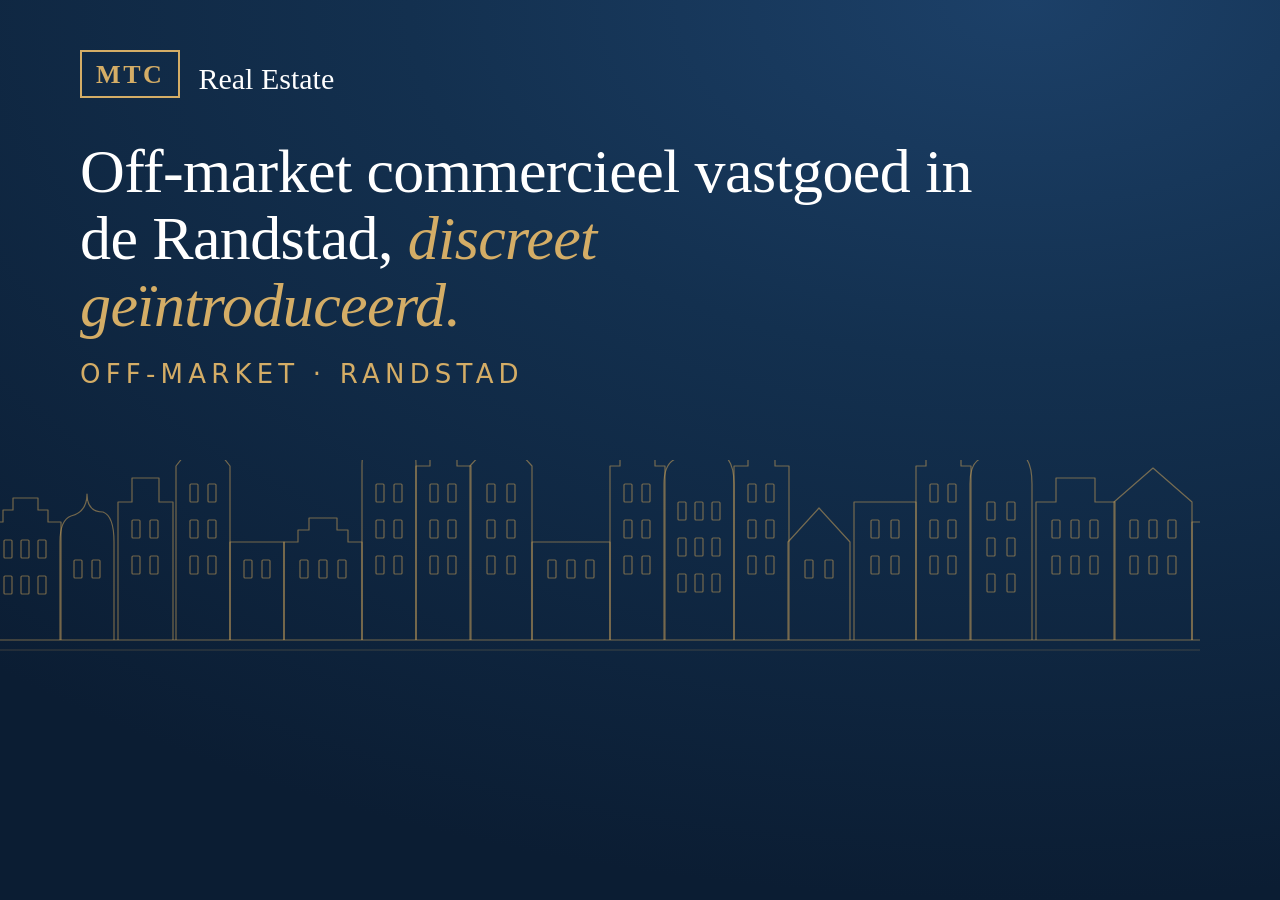
<file: tools/og.html>
<style>:root{--navy:#0b1d33;--navy2:#13304f;--gold:#b8893a;--gold-l:#d4ad66;--serif:"Iowan Old Style","Palatino Linotype",Palatino,Georgia,serif;--sans:system-ui,-apple-system,"Helvetica Neue",Arial,sans-serif}*{box-sizing:border-box}body{margin:0}
body{width:1200px;height:630px;position:relative;overflow:hidden;background:radial-gradient(120% 100% at 80% 0,#1c4068 0,#13304f 40%,#0b1d33 100%);color:#fff;font-family:var(--sans)}
.skyline{position:absolute;left:0;bottom:-30px;width:1200px;height:200px}
.in{position:absolute;left:80px;top:50px;width:900px}
.mono{display:inline-block;font-family:var(--serif);font-weight:600;font-size:26px;letter-spacing:.1em;color:var(--gold-l);border:2px solid var(--gold-l);padding:8px 14px 6px}
.co{font-family:var(--serif);font-size:30px;margin-left:18px;vertical-align:middle}
h1{font-family:var(--serif);font-weight:500;font-size:62px;line-height:1.08;margin:40px 0 20px;letter-spacing:-.01em}h1 em{color:var(--gold-l)}
p{font-size:26px;letter-spacing:.2em;text-transform:uppercase;color:var(--gold-l);margin:0}
</style><body><div class="in"><span class="mono">MTC</span><span class="co">Real Estate</span>
<h1>Off-market commercieel vastgoed in de Randstad, <em>discreet geïntroduceerd.</em></h1><p>Off-market · Randstad</p></div><svg class="skyline" viewBox="0 0 1200 260" preserveAspectRatio="xMidYMax slice" fill="none" stroke="#c9a15a" stroke-opacity=".55" stroke-width="1.2" stroke-linejoin="round" aria-hidden="true" focusable="false"><path d="M0 240H1200" /><path d="M0 250H1200" stroke-opacity=".25"/><path d="M-10 240V122h13v-12h10v-12h25v12h10v12h13V240"/><rect x="4" y="140" width="8" height="18" rx="1"/><rect x="21" y="140" width="8" height="18" rx="1"/><rect x="38" y="140" width="8" height="18" rx="1"/><rect x="4" y="176" width="8" height="18" rx="1"/><rect x="21" y="176" width="8" height="18" rx="1"/><rect x="38" y="176" width="8" height="18" rx="1"/><path d="M60 240V142q0 -22 11 -26q16 -4 16 -22q0 18 16 18q11 4 11 30V240"/><rect x="74" y="160" width="8" height="18" rx="1"/><rect x="92" y="160" width="8" height="18" rx="1"/><path d="M118 240V102h14v-24h27v24h14V240"/><rect x="132" y="120" width="8" height="18" rx="1"/><rect x="150" y="120" width="8" height="18" rx="1"/><rect x="132" y="156" width="8" height="18" rx="1"/><rect x="150" y="156" width="8" height="18" rx="1"/><path d="M176 240V66l27 -34l27 34V240"/><rect x="190" y="84" width="8" height="18" rx="1"/><rect x="208" y="84" width="8" height="18" rx="1"/><rect x="190" y="120" width="8" height="18" rx="1"/><rect x="208" y="120" width="8" height="18" rx="1"/><rect x="190" y="156" width="8" height="18" rx="1"/><rect x="208" y="156" width="8" height="18" rx="1"/><path d="M230 240V142h54V240"/><rect x="244" y="160" width="8" height="18" rx="1"/><rect x="262" y="160" width="8" height="18" rx="1"/><path d="M284 240V142h14v-12h11v-12h28v12h11v12h14V240"/><rect x="300" y="160" width="8" height="18" rx="1"/><rect x="319" y="160" width="8" height="18" rx="1"/><rect x="338" y="160" width="8" height="18" rx="1"/><path d="M362 240V66q0 -22 11 -26q16 -4 16 -22q0 18 16 18q11 4 11 30V240"/><rect x="376" y="84" width="8" height="18" rx="1"/><rect x="394" y="84" width="8" height="18" rx="1"/><rect x="376" y="120" width="8" height="18" rx="1"/><rect x="394" y="120" width="8" height="18" rx="1"/><rect x="376" y="156" width="8" height="18" rx="1"/><rect x="394" y="156" width="8" height="18" rx="1"/><path d="M416 240V66h14v-24h27v24h14V240"/><rect x="430" y="84" width="8" height="18" rx="1"/><rect x="448" y="84" width="8" height="18" rx="1"/><rect x="430" y="120" width="8" height="18" rx="1"/><rect x="448" y="120" width="8" height="18" rx="1"/><rect x="430" y="156" width="8" height="18" rx="1"/><rect x="448" y="156" width="8" height="18" rx="1"/><path d="M470 240V66l31 -34l31 34V240"/><rect x="487" y="84" width="8" height="18" rx="1"/><rect x="507" y="84" width="8" height="18" rx="1"/><rect x="487" y="120" width="8" height="18" rx="1"/><rect x="507" y="120" width="8" height="18" rx="1"/><rect x="487" y="156" width="8" height="18" rx="1"/><rect x="507" y="156" width="8" height="18" rx="1"/><path d="M532 240V142h78V240"/><rect x="548" y="160" width="8" height="18" rx="1"/><rect x="567" y="160" width="8" height="18" rx="1"/><rect x="586" y="160" width="8" height="18" rx="1"/><path d="M610 240V66h10v-12h8v-12h19v12h8v12h10V240"/><rect x="624" y="84" width="8" height="18" rx="1"/><rect x="642" y="84" width="8" height="18" rx="1"/><rect x="624" y="120" width="8" height="18" rx="1"/><rect x="642" y="120" width="8" height="18" rx="1"/><rect x="624" y="156" width="8" height="18" rx="1"/><rect x="642" y="156" width="8" height="18" rx="1"/><path d="M664 240V84q0 -22 14 -26q21 -4 21 -22q0 18 21 18q14 4 14 30V240"/><rect x="678" y="102" width="8" height="18" rx="1"/><rect x="695" y="102" width="8" height="18" rx="1"/><rect x="712" y="102" width="8" height="18" rx="1"/><rect x="678" y="138" width="8" height="18" rx="1"/><rect x="695" y="138" width="8" height="18" rx="1"/><rect x="712" y="138" width="8" height="18" rx="1"/><rect x="678" y="174" width="8" height="18" rx="1"/><rect x="695" y="174" width="8" height="18" rx="1"/><rect x="712" y="174" width="8" height="18" rx="1"/><path d="M734 240V66h14v-24h27v24h14V240"/><rect x="748" y="84" width="8" height="18" rx="1"/><rect x="766" y="84" width="8" height="18" rx="1"/><rect x="748" y="120" width="8" height="18" rx="1"/><rect x="766" y="120" width="8" height="18" rx="1"/><rect x="748" y="156" width="8" height="18" rx="1"/><rect x="766" y="156" width="8" height="18" rx="1"/><path d="M788 240V142l31 -34l31 34V240"/><rect x="805" y="160" width="8" height="18" rx="1"/><rect x="825" y="160" width="8" height="18" rx="1"/><path d="M854 240V102h62V240"/><rect x="871" y="120" width="8" height="18" rx="1"/><rect x="891" y="120" width="8" height="18" rx="1"/><rect x="871" y="156" width="8" height="18" rx="1"/><rect x="891" y="156" width="8" height="18" rx="1"/><path d="M916 240V66h10v-12h8v-12h19v12h8v12h10V240"/><rect x="930" y="84" width="8" height="18" rx="1"/><rect x="948" y="84" width="8" height="18" rx="1"/><rect x="930" y="120" width="8" height="18" rx="1"/><rect x="948" y="120" width="8" height="18" rx="1"/><rect x="930" y="156" width="8" height="18" rx="1"/><rect x="948" y="156" width="8" height="18" rx="1"/><path d="M970 240V84q0 -22 12 -26q19 -4 19 -22q0 18 19 18q12 4 12 30V240"/><rect x="987" y="102" width="8" height="18" rx="1"/><rect x="1007" y="102" width="8" height="18" rx="1"/><rect x="987" y="138" width="8" height="18" rx="1"/><rect x="1007" y="138" width="8" height="18" rx="1"/><rect x="987" y="174" width="8" height="18" rx="1"/><rect x="1007" y="174" width="8" height="18" rx="1"/><path d="M1036 240V102h20v-24h39v24h20V240"/><rect x="1052" y="120" width="8" height="18" rx="1"/><rect x="1071" y="120" width="8" height="18" rx="1"/><rect x="1090" y="120" width="8" height="18" rx="1"/><rect x="1052" y="156" width="8" height="18" rx="1"/><rect x="1071" y="156" width="8" height="18" rx="1"/><rect x="1090" y="156" width="8" height="18" rx="1"/><path d="M1114 240V102l39 -34l39 34V240"/><rect x="1130" y="120" width="8" height="18" rx="1"/><rect x="1149" y="120" width="8" height="18" rx="1"/><rect x="1168" y="120" width="8" height="18" rx="1"/><rect x="1130" y="156" width="8" height="18" rx="1"/><rect x="1149" y="156" width="8" height="18" rx="1"/><rect x="1168" y="156" width="8" height="18" rx="1"/><path d="M1192 240V122h62V240"/><rect x="1209" y="140" width="8" height="18" rx="1"/><rect x="1229" y="140" width="8" height="18" rx="1"/><rect x="1209" y="176" width="8" height="18" rx="1"/><rect x="1229" y="176" width="8" height="18" rx="1"/></svg></body>
</file>
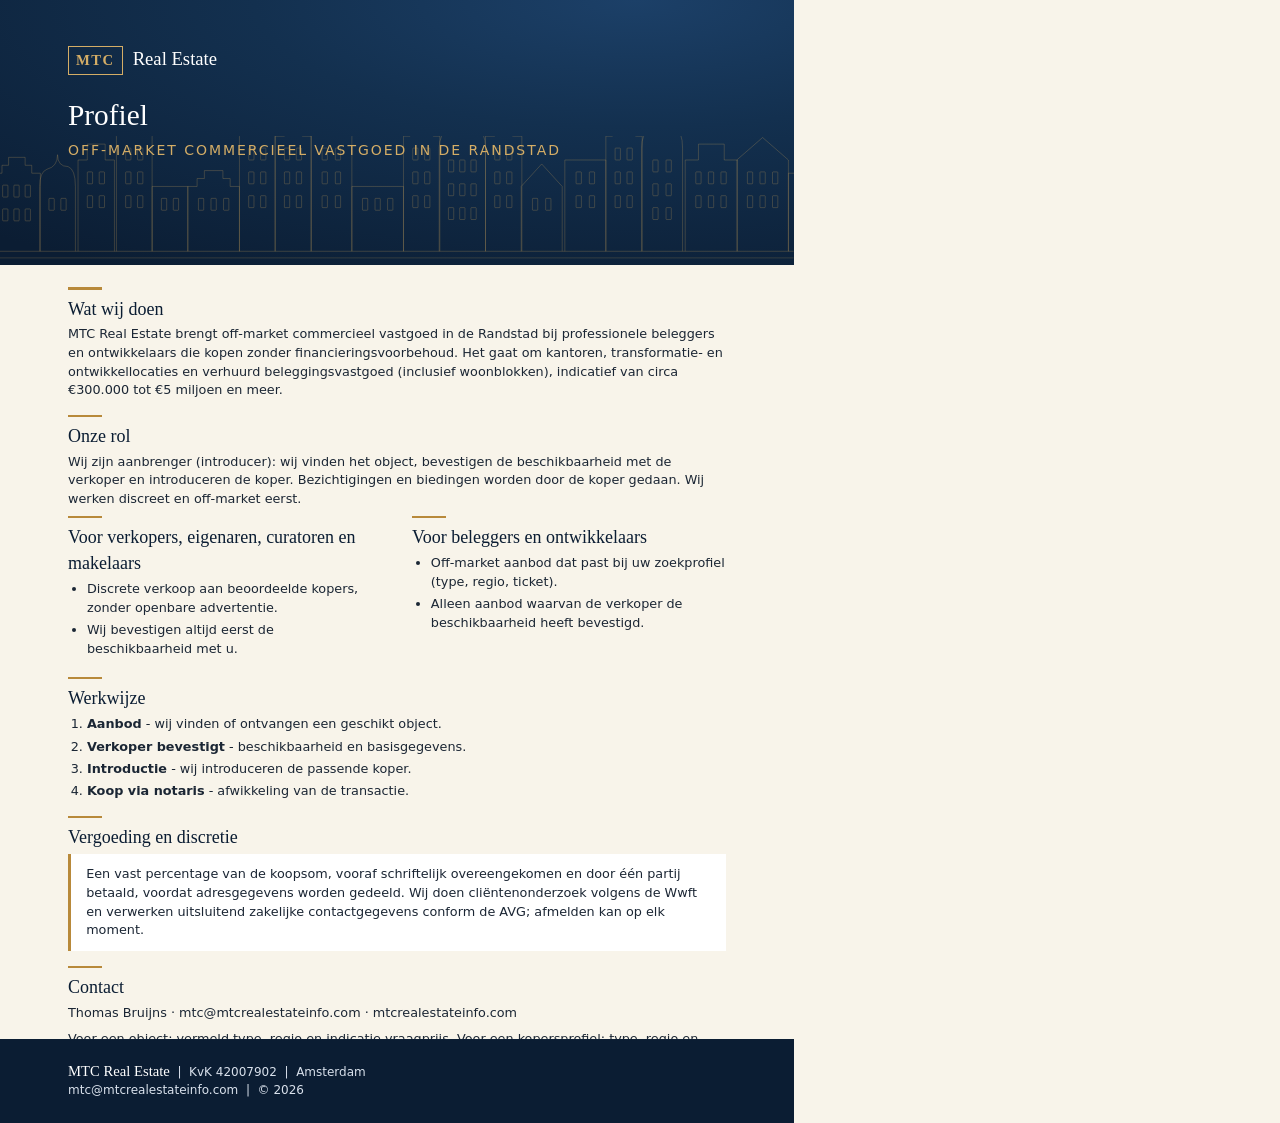
<file: tools/profile.html>
<style>:root{--navy:#0b1d33;--navy2:#13304f;--gold:#b8893a;--gold-l:#d4ad66;--serif:"Iowan Old Style","Palatino Linotype",Palatino,Georgia,serif;--sans:system-ui,-apple-system,"Helvetica Neue",Arial,sans-serif}*{box-sizing:border-box}body{margin:0}
@page{size:A4;margin:0}
body{width:210mm;height:297mm;position:relative;overflow:hidden;font-family:var(--sans);color:#1b2634;background:#f8f4ea;font-size:9.6pt;line-height:1.45}
.top{background:radial-gradient(120% 120% at 80% 0,#1c4068 0,#13304f 40%,#0b1d33 100%);color:#fff;height:70mm;padding:12mm 18mm 0;position:relative;overflow:hidden}
.top .skyline{position:absolute;left:0;bottom:0;width:210mm;height:34mm}
.mono{display:inline-block;font-family:var(--serif);font-weight:600;font-size:11pt;letter-spacing:.1em;color:var(--gold-l);border:1px solid var(--gold-l);padding:3px 7px 2px}
.co{font-family:var(--serif);font-size:14pt;margin-left:10px}
.top h1{font-family:var(--serif);font-weight:500;font-size:22pt;margin:5mm 0 1mm;position:relative}
.top p{margin:0;font-size:10.5pt;color:var(--gold-l);letter-spacing:.14em;text-transform:uppercase;position:relative}
.body{padding:6mm 18mm 0}
h2{font-family:var(--serif);font-weight:500;color:var(--navy);font-size:13.5pt;margin:4mm 0 1mm;padding-top:0}
h2::before{content:"";display:block;width:9mm;height:.6mm;background:var(--gold);margin-bottom:1.6mm}
.body h2:first-child{margin-top:0}
p{margin:0 0 2mm}ul,ol{margin:0;padding-left:5mm}li{margin-bottom:1mm}
.two{display:grid;grid-template-columns:1fr 1fr;gap:8mm}
.foot{position:absolute;left:0;right:0;bottom:0;background:var(--navy);color:#d9e1ec;padding:6mm 18mm;font-size:9pt}
.foot strong{color:#fff;font-family:var(--serif);font-weight:500;font-size:11pt}.ph{background:#fff1c2;color:#3a2c00;padding:0 1mm}
.card{border-left:.8mm solid var(--gold);background:#fff;padding:3mm 4mm;margin-top:1mm}
</style><body><div class="top"><span class="mono">MTC</span><span class="co">Real Estate</span><h1>Profiel</h1><p>Off-market commercieel vastgoed in de Randstad</p><svg class="skyline" viewBox="0 0 1200 260" preserveAspectRatio="xMidYMax slice" fill="none" stroke="#c9a15a" stroke-opacity=".32" stroke-width="1.2" stroke-linejoin="round" aria-hidden="true" focusable="false"><path d="M0 240H1200" /><path d="M0 250H1200" stroke-opacity=".25"/><path d="M-10 240V122h13v-12h10v-12h25v12h10v12h13V240"/><rect x="4" y="140" width="8" height="18" rx="1"/><rect x="21" y="140" width="8" height="18" rx="1"/><rect x="38" y="140" width="8" height="18" rx="1"/><rect x="4" y="176" width="8" height="18" rx="1"/><rect x="21" y="176" width="8" height="18" rx="1"/><rect x="38" y="176" width="8" height="18" rx="1"/><path d="M60 240V142q0 -22 11 -26q16 -4 16 -22q0 18 16 18q11 4 11 30V240"/><rect x="74" y="160" width="8" height="18" rx="1"/><rect x="92" y="160" width="8" height="18" rx="1"/><path d="M118 240V102h14v-24h27v24h14V240"/><rect x="132" y="120" width="8" height="18" rx="1"/><rect x="150" y="120" width="8" height="18" rx="1"/><rect x="132" y="156" width="8" height="18" rx="1"/><rect x="150" y="156" width="8" height="18" rx="1"/><path d="M176 240V66l27 -34l27 34V240"/><rect x="190" y="84" width="8" height="18" rx="1"/><rect x="208" y="84" width="8" height="18" rx="1"/><rect x="190" y="120" width="8" height="18" rx="1"/><rect x="208" y="120" width="8" height="18" rx="1"/><rect x="190" y="156" width="8" height="18" rx="1"/><rect x="208" y="156" width="8" height="18" rx="1"/><path d="M230 240V142h54V240"/><rect x="244" y="160" width="8" height="18" rx="1"/><rect x="262" y="160" width="8" height="18" rx="1"/><path d="M284 240V142h14v-12h11v-12h28v12h11v12h14V240"/><rect x="300" y="160" width="8" height="18" rx="1"/><rect x="319" y="160" width="8" height="18" rx="1"/><rect x="338" y="160" width="8" height="18" rx="1"/><path d="M362 240V66q0 -22 11 -26q16 -4 16 -22q0 18 16 18q11 4 11 30V240"/><rect x="376" y="84" width="8" height="18" rx="1"/><rect x="394" y="84" width="8" height="18" rx="1"/><rect x="376" y="120" width="8" height="18" rx="1"/><rect x="394" y="120" width="8" height="18" rx="1"/><rect x="376" y="156" width="8" height="18" rx="1"/><rect x="394" y="156" width="8" height="18" rx="1"/><path d="M416 240V66h14v-24h27v24h14V240"/><rect x="430" y="84" width="8" height="18" rx="1"/><rect x="448" y="84" width="8" height="18" rx="1"/><rect x="430" y="120" width="8" height="18" rx="1"/><rect x="448" y="120" width="8" height="18" rx="1"/><rect x="430" y="156" width="8" height="18" rx="1"/><rect x="448" y="156" width="8" height="18" rx="1"/><path d="M470 240V66l31 -34l31 34V240"/><rect x="487" y="84" width="8" height="18" rx="1"/><rect x="507" y="84" width="8" height="18" rx="1"/><rect x="487" y="120" width="8" height="18" rx="1"/><rect x="507" y="120" width="8" height="18" rx="1"/><rect x="487" y="156" width="8" height="18" rx="1"/><rect x="507" y="156" width="8" height="18" rx="1"/><path d="M532 240V142h78V240"/><rect x="548" y="160" width="8" height="18" rx="1"/><rect x="567" y="160" width="8" height="18" rx="1"/><rect x="586" y="160" width="8" height="18" rx="1"/><path d="M610 240V66h10v-12h8v-12h19v12h8v12h10V240"/><rect x="624" y="84" width="8" height="18" rx="1"/><rect x="642" y="84" width="8" height="18" rx="1"/><rect x="624" y="120" width="8" height="18" rx="1"/><rect x="642" y="120" width="8" height="18" rx="1"/><rect x="624" y="156" width="8" height="18" rx="1"/><rect x="642" y="156" width="8" height="18" rx="1"/><path d="M664 240V84q0 -22 14 -26q21 -4 21 -22q0 18 21 18q14 4 14 30V240"/><rect x="678" y="102" width="8" height="18" rx="1"/><rect x="695" y="102" width="8" height="18" rx="1"/><rect x="712" y="102" width="8" height="18" rx="1"/><rect x="678" y="138" width="8" height="18" rx="1"/><rect x="695" y="138" width="8" height="18" rx="1"/><rect x="712" y="138" width="8" height="18" rx="1"/><rect x="678" y="174" width="8" height="18" rx="1"/><rect x="695" y="174" width="8" height="18" rx="1"/><rect x="712" y="174" width="8" height="18" rx="1"/><path d="M734 240V66h14v-24h27v24h14V240"/><rect x="748" y="84" width="8" height="18" rx="1"/><rect x="766" y="84" width="8" height="18" rx="1"/><rect x="748" y="120" width="8" height="18" rx="1"/><rect x="766" y="120" width="8" height="18" rx="1"/><rect x="748" y="156" width="8" height="18" rx="1"/><rect x="766" y="156" width="8" height="18" rx="1"/><path d="M788 240V142l31 -34l31 34V240"/><rect x="805" y="160" width="8" height="18" rx="1"/><rect x="825" y="160" width="8" height="18" rx="1"/><path d="M854 240V102h62V240"/><rect x="871" y="120" width="8" height="18" rx="1"/><rect x="891" y="120" width="8" height="18" rx="1"/><rect x="871" y="156" width="8" height="18" rx="1"/><rect x="891" y="156" width="8" height="18" rx="1"/><path d="M916 240V66h10v-12h8v-12h19v12h8v12h10V240"/><rect x="930" y="84" width="8" height="18" rx="1"/><rect x="948" y="84" width="8" height="18" rx="1"/><rect x="930" y="120" width="8" height="18" rx="1"/><rect x="948" y="120" width="8" height="18" rx="1"/><rect x="930" y="156" width="8" height="18" rx="1"/><rect x="948" y="156" width="8" height="18" rx="1"/><path d="M970 240V84q0 -22 12 -26q19 -4 19 -22q0 18 19 18q12 4 12 30V240"/><rect x="987" y="102" width="8" height="18" rx="1"/><rect x="1007" y="102" width="8" height="18" rx="1"/><rect x="987" y="138" width="8" height="18" rx="1"/><rect x="1007" y="138" width="8" height="18" rx="1"/><rect x="987" y="174" width="8" height="18" rx="1"/><rect x="1007" y="174" width="8" height="18" rx="1"/><path d="M1036 240V102h20v-24h39v24h20V240"/><rect x="1052" y="120" width="8" height="18" rx="1"/><rect x="1071" y="120" width="8" height="18" rx="1"/><rect x="1090" y="120" width="8" height="18" rx="1"/><rect x="1052" y="156" width="8" height="18" rx="1"/><rect x="1071" y="156" width="8" height="18" rx="1"/><rect x="1090" y="156" width="8" height="18" rx="1"/><path d="M1114 240V102l39 -34l39 34V240"/><rect x="1130" y="120" width="8" height="18" rx="1"/><rect x="1149" y="120" width="8" height="18" rx="1"/><rect x="1168" y="120" width="8" height="18" rx="1"/><rect x="1130" y="156" width="8" height="18" rx="1"/><rect x="1149" y="156" width="8" height="18" rx="1"/><rect x="1168" y="156" width="8" height="18" rx="1"/><path d="M1192 240V122h62V240"/><rect x="1209" y="140" width="8" height="18" rx="1"/><rect x="1229" y="140" width="8" height="18" rx="1"/><rect x="1209" y="176" width="8" height="18" rx="1"/><rect x="1229" y="176" width="8" height="18" rx="1"/></svg></div>
<div class="body">
<h2>Wat wij doen</h2>
<p>MTC Real Estate brengt off-market commercieel vastgoed in de Randstad bij professionele beleggers en ontwikkelaars die kopen zonder financieringsvoorbehoud. Het gaat om kantoren, transformatie- en ontwikkellocaties en verhuurd beleggingsvastgoed (inclusief woonblokken), indicatief van circa €300.000 tot €5 miljoen en meer.</p>
<h2>Onze rol</h2>
<p>Wij zijn aanbrenger (introducer): wij vinden het object, bevestigen de beschikbaarheid met de verkoper en introduceren de koper. Bezichtigingen en biedingen worden door de koper gedaan. Wij werken discreet en off-market eerst.</p>
<div class="two"><div><h2>Voor verkopers, eigenaren, curatoren en makelaars</h2><ul><li>Discrete verkoop aan beoordeelde kopers, zonder openbare advertentie.</li><li>Wij bevestigen altijd eerst de beschikbaarheid met u.</li></ul></div>
<div><h2>Voor beleggers en ontwikkelaars</h2><ul><li>Off-market aanbod dat past bij uw zoekprofiel (type, regio, ticket).</li><li>Alleen aanbod waarvan de verkoper de beschikbaarheid heeft bevestigd.</li></ul></div></div>
<h2>Werkwijze</h2>
<ol><li><b>Aanbod</b> - wij vinden of ontvangen een geschikt object.</li><li><b>Verkoper bevestigt</b> - beschikbaarheid en basisgegevens.</li><li><b>Introductie</b> - wij introduceren de passende koper.</li><li><b>Koop via notaris</b> - afwikkeling van de transactie.</li></ol>
<h2>Vergoeding en discretie</h2>
<div class="card"><p style="margin:0">Een vast percentage van de koopsom, vooraf schriftelijk overeengekomen en door één partij betaald, voordat adresgegevens worden gedeeld. Wij doen cliëntenonderzoek volgens de Wwft en verwerken uitsluitend zakelijke contactgegevens conform de AVG; afmelden kan op elk moment.</p></div>
<h2>Contact</h2>
<p>Thomas Bruijns · mtc@mtcrealestateinfo.com · mtcrealestateinfo.com</p>
<p>Voor een object: vermeld type, regio en indicatie vraagprijs. Voor een kopersprofiel: type, regio en ticket.</p>
</div>
<div class="foot"><strong>MTC Real Estate</strong> &nbsp;|&nbsp; KvK 42007902 &nbsp;|&nbsp; Amsterdam<br>mtc@mtcrealestateinfo.com &nbsp;|&nbsp; © 2026</div></body>
</file>
<file: styles.css>
:root{--navy:#0b1d33;--navy2:#13304f;--ivory:#f8f4ea;--ivory2:#efe9da;--gold:#b8893a;--gold-l:#d4ad66;--text:#1b2634;--muted:#566272;--line:#ddd5c2;
--serif:"Iowan Old Style","Palatino Linotype",Palatino,"Book Antiqua",Georgia,"Times New Roman",serif;--sans:system-ui,-apple-system,"Segoe UI",Roboto,"Helvetica Neue",Arial,sans-serif}
*{box-sizing:border-box}
html{scroll-behavior:smooth;scroll-padding-top:72px}
body{margin:0;font-family:var(--sans);color:var(--text);background:var(--ivory);line-height:1.65;font-size:17px;-webkit-font-smoothing:antialiased}
.wrap{max-width:1120px;margin:0 auto;padding:0 24px}
a{color:var(--navy2);text-underline-offset:3px}
a:focus-visible,button:focus-visible{outline:3px solid var(--gold);outline-offset:3px;border-radius:3px}
.skip{position:absolute;left:-999px;top:0;background:#fff;padding:8px 12px;z-index:20}
.skip:focus{left:8px;top:8px}
h1,h2,h3,.bc-name{font-family:var(--serif);font-weight:500;letter-spacing:-.01em}
header.top{background:rgba(11,29,51,.94);backdrop-filter:blur(8px);color:#fff;position:sticky;top:0;z-index:10;border-bottom:1px solid rgba(212,173,102,.25)}
header.top .wrap{display:flex;align-items:center;justify-content:space-between;gap:16px;min-height:64px}
.brand{display:flex;align-items:center;gap:12px;text-decoration:none;color:#fff}
.mono{display:inline-grid;place-items:center;font-family:var(--serif);font-weight:600;font-size:13px;letter-spacing:.08em;color:var(--gold-l);border:1px solid var(--gold-l);padding:5px 8px 4px;border-radius:2px}
.bname{font-family:var(--serif);font-size:1.1rem;letter-spacing:.02em}
nav{display:flex;align-items:center;gap:26px;margin-left:auto}
nav a{color:#d9e1ec;text-decoration:none;font-size:14.5px;letter-spacing:.03em}
nav a:hover{color:#fff}
.lang{background:transparent;border:1px solid rgba(212,173,102,.6);color:#fff;border-radius:2px;padding:5px 12px;cursor:pointer;font-size:13px;letter-spacing:.1em;font-family:var(--sans)}
.lang:hover{background:rgba(212,173,102,.15)}
.hero{position:relative;background:radial-gradient(120% 90% at 80% 0,#1c4068 0,var(--navy2) 38%,var(--navy) 100%);color:#fff;overflow:hidden;padding:96px 0 clamp(250px,24vw,330px)}
.hero-in{position:relative;z-index:2}
.eyebrow{font-size:12.5px;letter-spacing:.28em;text-transform:uppercase;color:var(--gold-l);margin:0 0 22px;display:flex;align-items:center;gap:14px}
.eyebrow::before{content:"";width:40px;height:1px;background:var(--gold-l)}
.hero h1{font-size:clamp(2.2rem,5.4vw,4.1rem);line-height:1.08;margin:0 0 24px;max-width:860px}
.hero h1 em{font-style:italic;color:var(--gold-l)}
.lead{max-width:640px;color:#d3dcea;font-size:1.15rem;margin:0 0 36px}
.skyline{position:absolute;left:0;right:0;bottom:0;width:100%;height:clamp(210px,21.7vw,300px);z-index:1}
.cta{display:flex;flex-wrap:wrap;gap:14px}
.btn{display:inline-block;padding:14px 26px;border-radius:2px;text-decoration:none;font-weight:600;letter-spacing:.03em;font-size:15.5px;border:1px solid transparent;transition:background .2s,color .2s,border-color .2s}
.btn.primary{background:var(--gold);color:#140e02}
.btn.primary:hover{background:var(--gold-l)}
.btn.ghost{border-color:rgba(255,255,255,.55);color:#fff}
.btn.ghost:hover{background:rgba(255,255,255,.1)}
.btn.ghost-d{border-color:var(--navy);color:var(--navy);background:transparent}
.btn.ghost-d:hover{background:var(--navy);color:#fff}
.btn.small{padding:10px 18px;font-size:14px}
.btn.small:not(.ghost-d){background:var(--navy);color:#fff}
.btn.small:not(.ghost-d):hover{background:var(--navy2)}
.factbar{position:relative;z-index:3;margin:-56px 0 0;background:#fff;border:1px solid var(--line);border-top:3px solid var(--gold);box-shadow:0 18px 40px -20px rgba(11,29,51,.35);padding:22px 28px;display:flex;gap:20px 32px;align-items:center;flex-wrap:wrap}
.factlabel{margin:0;font-family:var(--serif);font-size:1.15rem;color:var(--navy)}
.facts{list-style:none;margin:0;padding:0;display:flex;flex-wrap:wrap;gap:8px 0;flex:1}
.facts li{font-size:15px;color:var(--text);padding:0 18px;border-left:1px solid var(--line)}
.facts li:first-child{border-left:0;padding-left:0}
section{padding:96px 0}
section.alt{background:var(--ivory2)}
h2{color:var(--navy);font-size:clamp(1.8rem,3.4vw,2.5rem);line-height:1.15;margin:0 0 20px}
h2::after{content:"";display:block;width:44px;height:2px;background:var(--gold);margin-top:16px}
h3{color:var(--navy);font-size:1.4rem;margin:0 0 10px}
p{margin:0 0 18px}
.split{display:grid;gap:40px 72px;grid-template-columns:1fr}
@media(min-width:860px){.split{grid-template-columns:1.1fr 1fr;align-items:start}}
ul.tick{list-style:none;padding:0;margin:0;border-top:1px solid var(--line)}
ul.tick li{padding:16px 0 16px 34px;border-bottom:1px solid var(--line);position:relative}
ul.tick li::before{content:"";position:absolute;left:4px;top:25px;width:12px;height:6px;border-left:2px solid var(--gold);border-bottom:2px solid var(--gold);transform:rotate(-45deg)}
.note{font-size:.95rem;color:var(--muted)}
.steps{list-style:none;padding:0;margin:40px 0 0;display:grid;gap:20px;grid-template-columns:1fr}
@media(min-width:760px){.steps{grid-template-columns:1fr 1fr}}
@media(min-width:1100px){.steps{grid-template-columns:repeat(4,1fr)}}
.steps li{background:#fff;border:1px solid var(--line);padding:28px 24px 24px;position:relative;box-shadow:0 10px 28px -22px rgba(11,29,51,.5)}
.steps li::before{content:"";position:absolute;left:0;top:0;width:100%;height:3px;background:linear-gradient(90deg,var(--gold),transparent)}
.num{display:block;font-family:var(--serif);font-size:2.4rem;line-height:1;color:var(--gold);margin-bottom:14px}
.steps p{margin:0;color:var(--text)}
.steps strong{display:block;font-family:var(--serif);font-weight:500;font-size:1.25rem;color:var(--navy);margin-bottom:6px}
.grid{display:grid;gap:28px;grid-template-columns:1fr;margin-top:32px}
@media(min-width:760px){.grid.two{grid-template-columns:1fr 1fr}}
.card{background:var(--ivory);border:1px solid var(--line);border-left:3px solid var(--gold);padding:32px 30px}
.card p:last-child{margin:0}
#contact{background:var(--navy);color:#e6ecf4}
#contact h2{color:#fff}
#contact .btn.ghost-d{border-color:rgba(255,255,255,.55);color:#fff}
#contact .btn.ghost-d:hover{background:rgba(255,255,255,.12)}
.bizcard{background:var(--ivory);color:var(--text);padding:36px 34px;border-top:4px solid var(--gold);box-shadow:0 30px 60px -30px rgba(0,0,0,.6);max-width:480px}
.bc-top{display:flex;align-items:center;gap:12px;margin-bottom:26px}
.bizcard .mono{color:var(--gold);border-color:var(--gold)}
.bc-co{font-size:12.5px;letter-spacing:.22em;text-transform:uppercase;color:var(--muted)}
.bc-name{font-size:1.9rem;color:var(--navy);margin:0 0 10px}
address{font-style:normal;margin-bottom:26px;line-height:1.8}
.bc-actions{display:flex;flex-wrap:wrap;gap:10px}
#contact .bc-actions .btn.ghost-d{border-color:var(--navy);color:var(--navy)}
#contact .bc-actions .btn.ghost-d:hover{background:var(--navy);color:#fff}
.ph{background:#fff1c2;color:#3a2c00;padding:0 4px;border-radius:2px}
.legal{padding:72px 0}
.legal .wrap{max-width:780px}
footer{background:#071424;color:#b8c4d4;padding:36px 0;font-size:.92rem}
footer p{margin:0 0 8px}
footer a{color:#fff}
[lang-en]{display:none}
html[data-lang=en] [lang-nl]{display:none}
html[data-lang=en] [lang-en]{display:revert}
.js .reveal{opacity:0;transform:translateY(18px);transition:opacity .7s ease var(--d,0ms),transform .7s ease var(--d,0ms)}
.js .reveal.in{opacity:1;transform:none}
@media(prefers-reduced-motion:reduce){html{scroll-behavior:auto}.js .reveal{opacity:1;transform:none;transition:none}.btn{transition:none}}
@media(max-width:860px){nav{display:none}.lang{margin-left:auto}.hero{padding:64px 0 150px}.skyline{height:170px}section{padding:64px 0}.factbar{padding:20px;flex-direction:column;align-items:flex-start;gap:10px}.facts{flex:none;width:100%}.facts li{border:0;padding:0;font-size:14.5px;width:100%}}
@media(max-width:480px){.wrap{padding:0 20px}.cta .btn{width:100%;text-align:center}.bizcard{padding:28px 22px}}
/* sign-up forms (aanmelden-koper.html, object-aanbieden.html) */
.formpage{padding:72px 0 96px}
.wrap.narrow{max-width:860px}
.eyebrow.dark{color:var(--gold)}
.eyebrow.dark::before{background:var(--gold)}
.formpage h1{color:var(--navy);font-size:clamp(2rem,4.4vw,3rem);line-height:1.1;margin:0 0 16px}
.lead-d{max-width:680px;color:var(--text);font-size:1.1rem;margin:0 0 36px}
.formcard{background:#fff;border:1px solid var(--line);border-top:3px solid var(--gold);box-shadow:0 18px 40px -26px rgba(11,29,51,.4);padding:36px 36px 32px}
.fgrid{display:grid;gap:0 24px;grid-template-columns:1fr}
@media(min-width:700px){.fgrid{grid-template-columns:1fr 1fr}}
.field{margin:0 0 22px;border:0;padding:0;min-width:0}
.field label,.field legend{display:block;font-weight:600;font-size:15px;color:var(--navy);margin:0 0 6px;padding:0}
.field .hint{display:block;color:var(--muted);font-size:13.5px;line-height:1.4;margin:-2px 0 8px}
.req{color:var(--gold);font-weight:700}
.opt{color:var(--muted);font-weight:400;font-size:13px}
.req-note{font-size:13.5px;color:var(--muted);margin:0 0 22px}
input[type=text],input[type=email],input[type=tel],input[type=date],textarea{width:100%;font:inherit;font-size:16px;color:var(--text);background:var(--ivory);border:1px solid #c9c0aa;border-radius:2px;padding:12px 14px;line-height:1.4}
textarea{resize:vertical;min-height:120px}
input:focus-visible,textarea:focus-visible{outline:3px solid var(--gold);outline-offset:1px;border-color:var(--navy2)}
.field.bad input[type=text],.field.bad input[type=email],.field.bad input[type=tel],.field.bad input[type=date],.field.bad textarea{border-color:#a3261b;background:#fdf3f1}
.err{color:#a3261b;font-size:14px;margin:6px 0 0;font-weight:500}
.chips{display:flex;flex-wrap:wrap;gap:8px}
.chip{position:relative;margin:0!important;font-weight:500!important}
.chip input{position:absolute;opacity:0;inset:0;width:100%;height:100%;margin:0;cursor:pointer}
.chip>span{display:inline-block;padding:9px 16px;border:1px solid #c9c0aa;border-radius:2px;background:var(--ivory);color:var(--text);font-size:15px;line-height:1.3;transition:background .15s,border-color .15s,color .15s}
.chip:hover>span{border-color:var(--navy2)}
.chip input:checked+span{background:var(--navy);border-color:var(--navy);color:#fff}
.chip input:focus-visible+span{outline:3px solid var(--gold);outline-offset:2px}
.field.bad .chip>span{border-color:#a3261b}
.consent{margin-bottom:14px}
.check{display:flex!important;gap:12px;align-items:flex-start;font-weight:400!important;color:var(--text)!important;cursor:pointer;font-size:15.5px!important}
.check input{width:20px;height:20px;margin:3px 0 0;flex:none;accent-color:var(--navy)}
.hp{position:absolute;left:-9999px;top:auto;width:1px;height:1px;overflow:hidden}
.formerr{background:#fdf3f1;border:1px solid #a3261b;color:#7a1c13;padding:12px 16px;margin:18px 0 0;font-weight:500}
.submitrow{display:flex;flex-wrap:wrap;align-items:center;gap:14px 24px;margin:26px 0 14px}
.submitrow .btn{cursor:pointer;font-family:var(--sans);min-width:200px}
.submitrow .btn:disabled{opacity:.6;cursor:progress}
.alt-mail{font-size:14.5px;color:var(--muted)}
.note.small{font-size:13.5px;margin:0}
.thanks{text-align:center;padding:36px 8px 24px}
.thanks:focus{outline:none}
.thanks h2{margin-bottom:14px}
.thanks h2::after{margin:16px auto 0}
.thanks p{max-width:560px;margin:0 auto 22px}
.tick-big{display:block;width:34px;height:17px;margin:0 auto 26px;border-left:4px solid var(--gold);border-bottom:4px solid var(--gold);transform:rotate(-45deg)}
@media(max-width:860px){.formpage{padding:48px 0 64px}.formcard{padding:26px 20px 24px}}
@media(max-width:480px){.submitrow .btn{width:100%;text-align:center}.chip>span{padding:9px 13px;font-size:14.5px}}
#contact a.inl{color:#fff}
</file>
